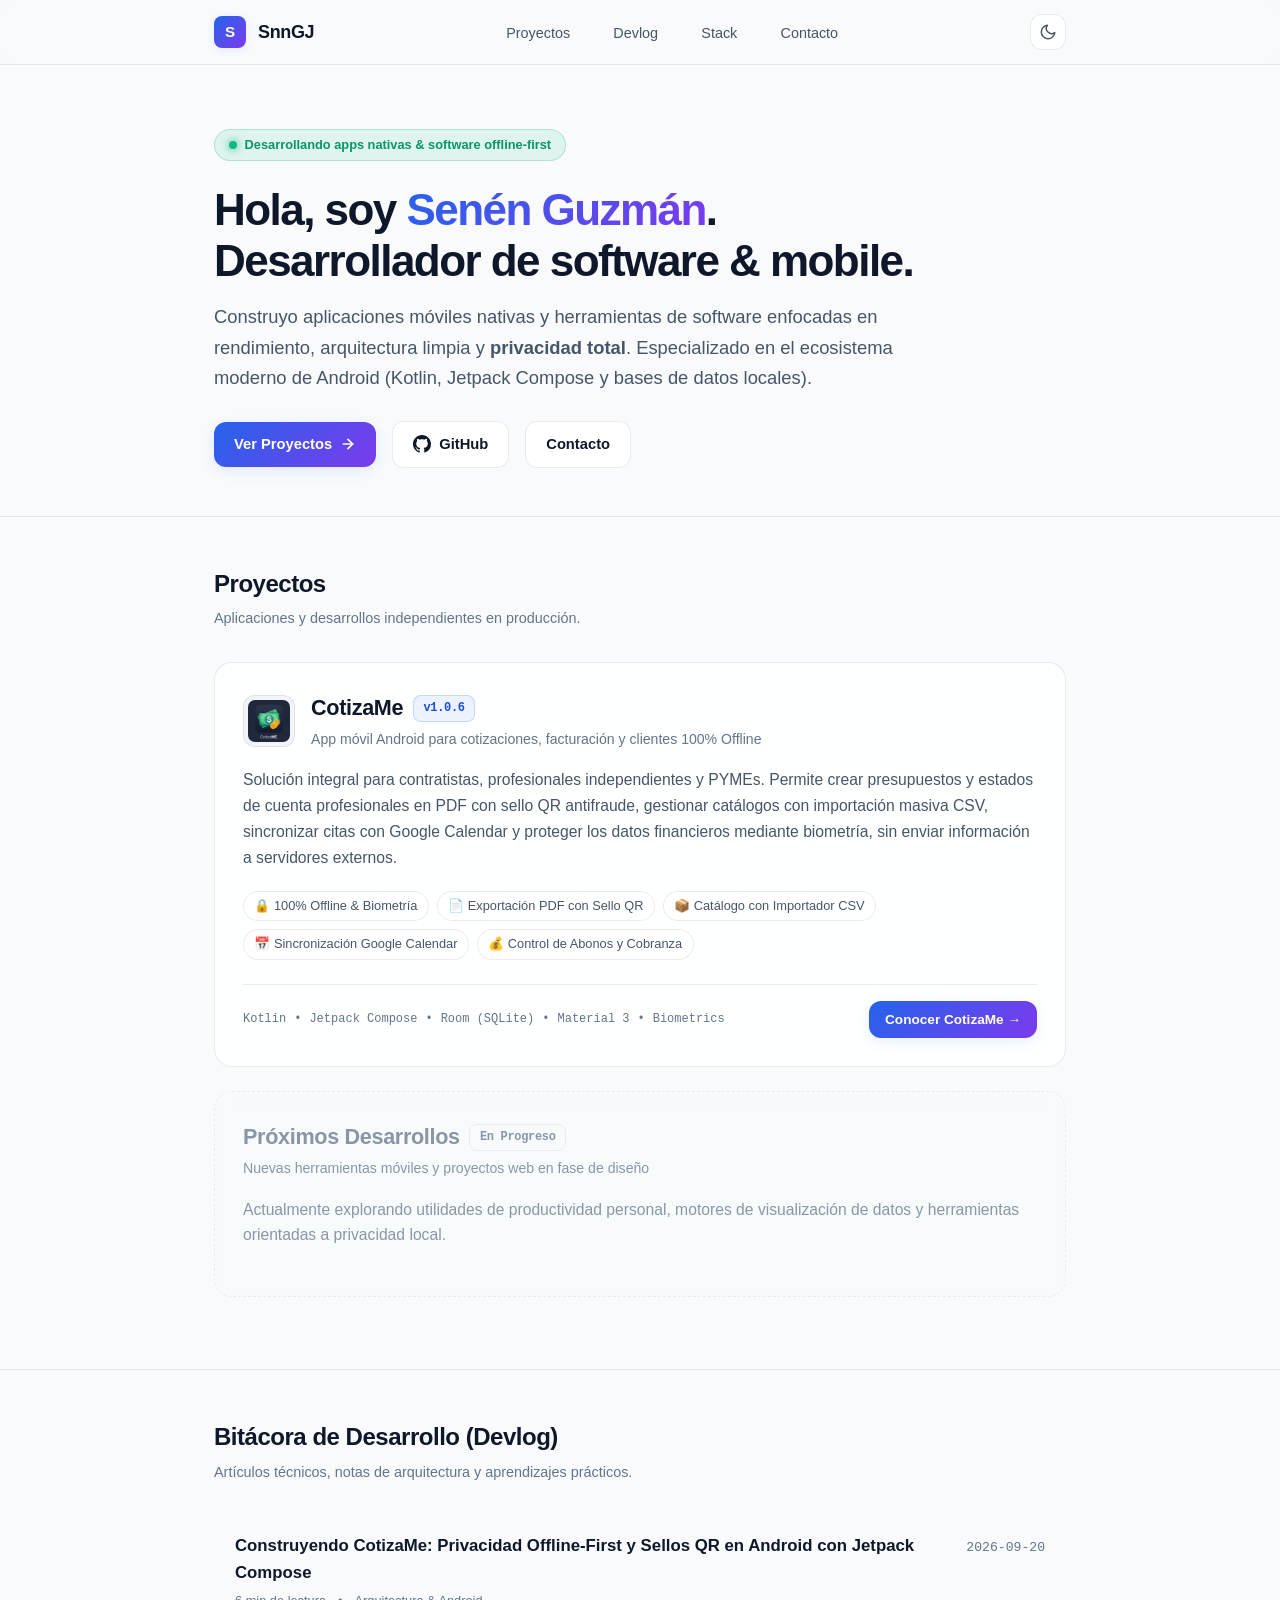
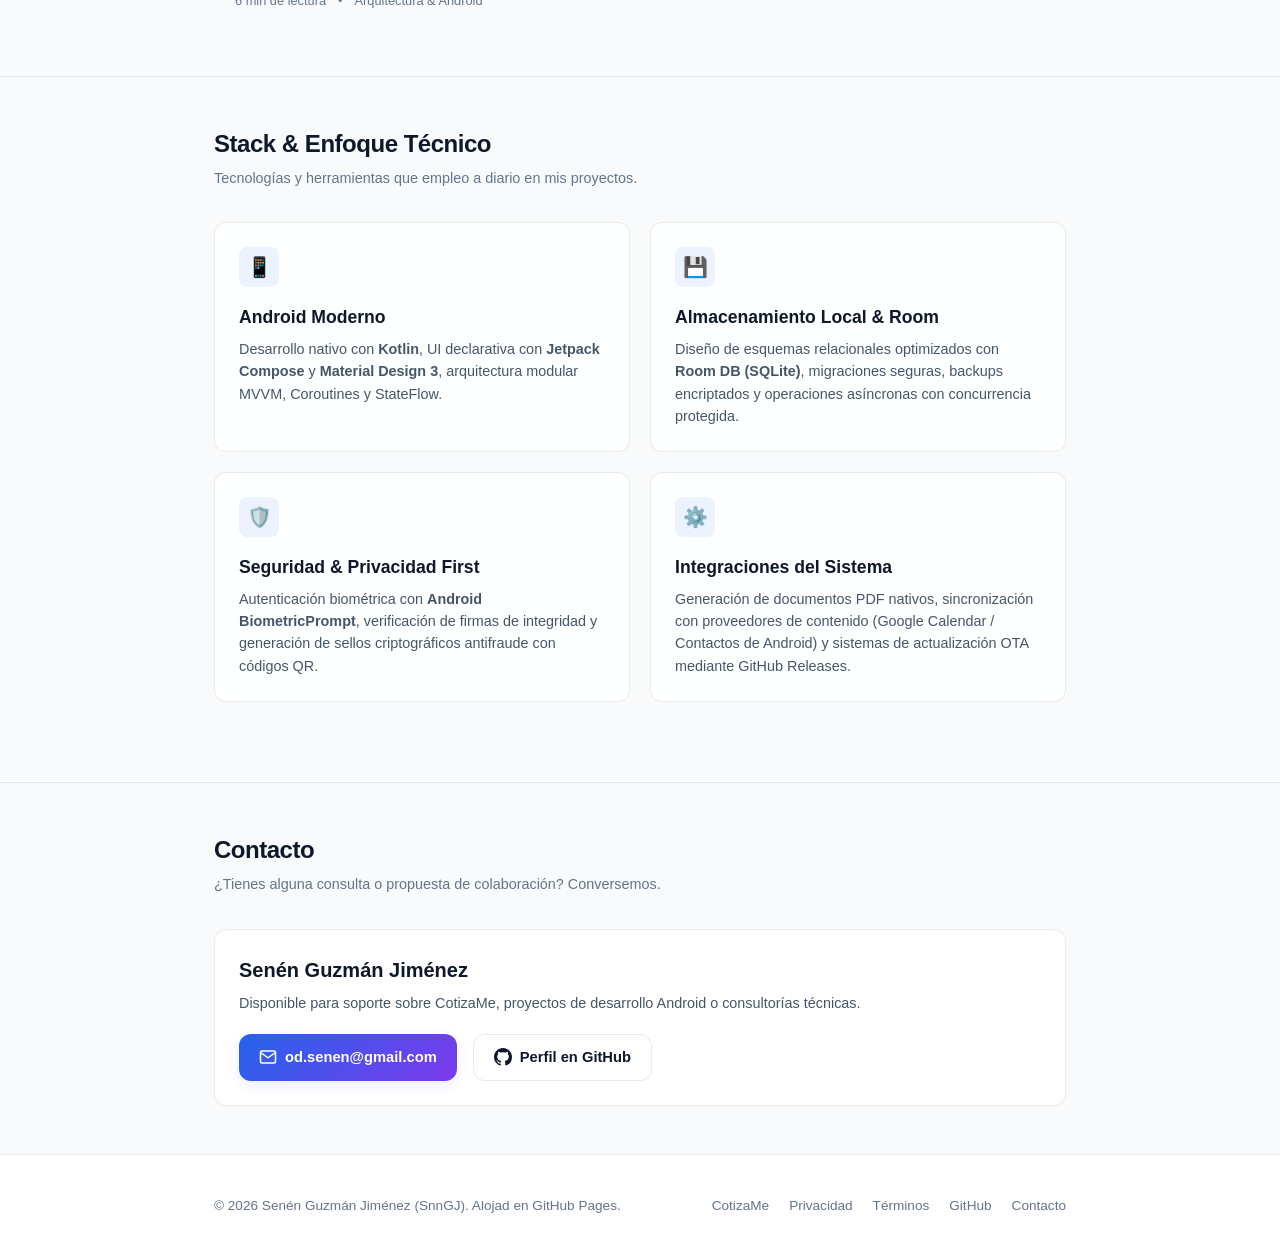
<file: index.html>
<!DOCTYPE html>
<html lang="es" data-theme="dark">
<head>
  <meta charset="UTF-8">
  <meta name="viewport" content="width=device-width, initial-scale=1.0">
  <title>SnnGJ | Senén Guzmán Jiménez · Software & Mobile Developer</title>
  <meta name="description" content="Portfolio y blog minimalista de desarrollo de software por Senén Guzmán Jiménez (SnnGJ). Proyectos Android nativos, arquitectura offline-first y herramientas modernas.">
  <link rel="icon" type="image/svg+xml" href="assets/images/favicon.svg">
  
  <!-- Open Graph -->
  <meta property="og:title" content="SnnGJ | Senén Guzmán Jiménez · Software & Mobile Developer">
  <meta property="og:description" content="Portfolio y bitácora técnica de proyectos. Presentando CotizaMe, la app de cotizaciones y control financiero offline-first.">
  <meta property="og:type" content="website">
  <meta property="og:url" content="https://snngj.github.io">
  <meta property="og:image" content="assets/images/cotizame-logo.png">

  <!-- Styles -->
  <link rel="stylesheet" href="assets/css/style.css">
</head>
<body>

  <!-- Site Header -->
  <header class="site-header">
    <div class="container nav-container">
      <a href="index.html" class="brand-link">
        <div class="brand-avatar">S</div>
        <span>SnnGJ</span>
      </a>

      <ul class="nav-links">
        <li><a href="#proyectos" class="nav-link">Proyectos</a></li>
        <li><a href="#blog" class="nav-link">Devlog</a></li>
        <li><a href="#stack" class="nav-link">Stack</a></li>
        <li><a href="#contacto" class="nav-link">Contacto</a></li>
      </ul>

      <div class="nav-actions">
        <button class="theme-toggle-btn" type="button" aria-label="Cambiar tema">
          <!-- Icon injected by main.js -->
        </button>
        <button class="mobile-menu-btn" type="button" aria-label="Abrir menú" aria-expanded="false">
          <svg width="20" height="20" viewBox="0 0 24 24" fill="none" stroke="currentColor" stroke-width="2" stroke-linecap="round" stroke-linejoin="round">
            <line x1="3" y1="12" x2="21" y2="12"></line>
            <line x1="3" y1="6" x2="21" y2="6"></line>
            <line x1="3" y1="18" x2="21" y2="18"></line>
          </svg>
        </button>
      </div>
    </div>
  </header>

  <main>
    <!-- Hero Section -->
    <section class="hero-section">
      <div class="container">
        <div class="status-badge">
          <span class="status-dot"></span>
          <span>Desarrollando apps nativas & software offline-first</span>
        </div>

        <h1 class="hero-title">
          Hola, soy <span class="gradient-text">Senén Guzmán</span>.<br>
          Desarrollador de software & mobile.
        </h1>

        <p class="hero-description">
          Construyo aplicaciones móviles nativas y herramientas de software enfocadas en rendimiento, 
          arquitectura limpia y <strong>privacidad total</strong>. Especializado en el ecosistema moderno de 
          Android (Kotlin, Jetpack Compose y bases de datos locales).
        </p>

        <div class="hero-actions">
          <a href="#proyectos" class="btn btn-primary">
            Ver Proyectos
            <svg width="16" height="16" viewBox="0 0 24 24" fill="none" stroke="currentColor" stroke-width="2.5" stroke-linecap="round" stroke-linejoin="round">
              <line x1="5" y1="12" x2="19" y2="12"></line>
              <polyline points="12 5 19 12 12 19"></polyline>
            </svg>
          </a>
          <a href="https://github.com/SnnGJ" target="_blank" rel="noopener noreferrer" class="btn btn-secondary">
            <svg width="18" height="18" viewBox="0 0 24 24" fill="currentColor">
              <path d="M12 0C5.37 0 0 5.37 0 12c0 5.31 3.435 9.795 8.205 11.385.6.105.825-.255.825-.57 0-.285-.015-1.23-.015-2.235-3.015.555-3.795-.735-4.035-1.41-.135-.345-.72-1.41-1.23-1.695-.42-.225-1.02-.78-.015-.795.945-.015 1.62.87 1.845 1.23 1.08 1.815 2.805 1.305 3.495.99.105-.78.42-1.305.765-1.605-2.67-.3-5.46-1.335-5.46-5.925 0-1.305.465-2.385 1.23-3.225-.12-.3-.54-1.53.12-3.18 0 0 1.005-.315 3.3 1.23.96-.27 1.98-.405 3-.405s2.04.135 3 .405c2.295-1.56 3.3-1.23 3.3-1.23.66 1.65.24 2.88.12 3.18.765.84 1.23 1.905 1.23 3.225 0 4.605-2.805 5.625-5.475 5.925.435.375.81 1.095.81 2.22 0 1.605-.015 2.895-.015 3.3 0 .315.225.69.825.57A12.02 12.02 0 0024 12c0-6.63-5.37-12-12-12z"/>
            </svg>
            GitHub
          </a>
          <a href="#contacto" class="btn btn-secondary">
            Contacto
          </a>
        </div>
      </div>
    </section>

    <!-- Projects Section -->
    <section id="proyectos" class="section">
      <div class="container">
        <div class="section-header">
          <div>
            <h2 class="section-title">Proyectos</h2>
            <p class="section-subtitle">Aplicaciones y desarrollos independientes en producción.</p>
          </div>
        </div>

        <!-- Featured Project: CotizaMe -->
        <article class="project-card">
          <div class="project-card-header">
            <div class="project-title-group">
              <img src="assets/images/cotizame-icon.webp" alt="Ícono de CotizaMe" class="project-app-icon">
              <div>
                <h3 class="project-title">
                  CotizaMe
                  <span class="badge">v1.0.6</span>
                </h3>
                <span class="project-tagline">App móvil Android para cotizaciones, facturación y clientes 100% Offline</span>
              </div>
            </div>
          </div>

          <p class="project-desc">
            Solución integral para contratistas, profesionales independientes y PYMEs. Permite crear presupuestos y 
            estados de cuenta profesionales en PDF con sello QR antifraude, gestionar catálogos con importación masiva CSV, 
            sincronizar citas con Google Calendar y proteger los datos financieros mediante biometría, sin enviar información a servidores externos.
          </p>

          <div class="feature-pill-list">
            <span class="feature-pill">🔒 100% Offline & Biometría</span>
            <span class="feature-pill">📄 Exportación PDF con Sello QR</span>
            <span class="feature-pill">📦 Catálogo con Importador CSV</span>
            <span class="feature-pill">📅 Sincronización Google Calendar</span>
            <span class="feature-pill">💰 Control de Abonos y Cobranza</span>
          </div>

          <div class="project-card-footer">
            <div class="tech-stack-row">
              <span class="tech-tag">Kotlin</span>
              <span class="tech-tag">•</span>
              <span class="tech-tag">Jetpack Compose</span>
              <span class="tech-tag">•</span>
              <span class="tech-tag">Room (SQLite)</span>
              <span class="tech-tag">•</span>
              <span class="tech-tag">Material 3</span>
              <span class="tech-tag">•</span>
              <span class="tech-tag">Biometrics</span>
            </div>

            <div style="display: flex; gap: 0.75rem; align-items: center;">
              <a href="projects/cotizame/index.html" class="btn btn-primary" style="padding: 0.5rem 1rem; font-size: 0.85rem;">
                Conocer CotizaMe →
              </a>
            </div>
          </div>
        </article>

        <!-- Upcoming Projects Placeholder -->
        <div class="project-card project-card-upcoming">
          <div class="project-card-header">
            <div>
              <h3 class="project-title" style="color: var(--text-muted);">
                Próximos Desarrollos
                <span class="badge badge-outline">En Progreso</span>
              </h3>
              <span class="project-tagline">Nuevas herramientas móviles y proyectos web en fase de diseño</span>
            </div>
          </div>
          <p class="project-desc" style="color: var(--text-muted);">
            Actualmente explorando utilidades de productividad personal, motores de visualización de datos y herramientas orientadas a privacidad local.
          </p>
        </div>
      </div>
    </section>

    <!-- Blog & Devlog Section -->
    <section id="blog" class="section">
      <div class="container">
        <div class="section-header">
          <div>
            <h2 class="section-title">Bitácora de Desarrollo (Devlog)</h2>
            <p class="section-subtitle">Artículos técnicos, notas de arquitectura y aprendizajes prácticos.</p>
          </div>
        </div>

        <div class="blog-list">
          <a href="blog/cotizame-offline-first.html" class="blog-item">
            <div class="blog-item-left">
              <span class="blog-item-title">Construyendo CotizaMe: Privacidad Offline-First y Sellos QR en Android con Jetpack Compose</span>
              <div class="blog-item-meta">
                <span>6 min de lectura</span>
                <span>•</span>
                <span>Arquitectura & Android</span>
              </div>
            </div>
            <span class="blog-item-date">2026-09-20</span>
          </a>
        </div>
      </div>
    </section>

    <!-- Skills & Stack Section -->
    <section id="stack" class="section">
      <div class="container">
        <div class="section-header">
          <div>
            <h2 class="section-title">Stack & Enfoque Técnico</h2>
            <p class="section-subtitle">Tecnologías y herramientas que empleo a diario en mis proyectos.</p>
          </div>
        </div>

        <div class="bento-grid">
          <div class="bento-card">
            <div class="bento-icon">📱</div>
            <h3 class="bento-title">Android Moderno</h3>
            <p class="bento-text">
              Desarrollo nativo con <strong>Kotlin</strong>, UI declarativa con <strong>Jetpack Compose</strong> y <strong>Material Design 3</strong>, arquitectura modular MVVM, Coroutines y StateFlow.
            </p>
          </div>

          <div class="bento-card">
            <div class="bento-icon">💾</div>
            <h3 class="bento-title">Almacenamiento Local & Room</h3>
            <p class="bento-text">
              Diseño de esquemas relacionales optimizados con <strong>Room DB (SQLite)</strong>, migraciones seguras, backups encriptados y operaciones asíncronas con concurrencia protegida.
            </p>
          </div>

          <div class="bento-card">
            <div class="bento-icon">🛡️</div>
            <h3 class="bento-title">Seguridad & Privacidad First</h3>
            <p class="bento-text">
              Autenticación biométrica con <strong>Android BiometricPrompt</strong>, verificación de firmas de integridad y generación de sellos criptográficos antifraude con códigos QR.
            </p>
          </div>

          <div class="bento-card">
            <div class="bento-icon">⚙️</div>
            <h3 class="bento-title">Integraciones del Sistema</h3>
            <p class="bento-text">
              Generación de documentos PDF nativos, sincronización con proveedores de contenido (Google Calendar / Contactos de Android) y sistemas de actualización OTA mediante GitHub Releases.
            </p>
          </div>
        </div>
      </div>
    </section>

    <!-- Contact Section -->
    <section id="contacto" class="section">
      <div class="container">
        <div class="section-header">
          <div>
            <h2 class="section-title">Contacto</h2>
            <p class="section-subtitle">¿Tienes alguna consulta o propuesta de colaboración? Conversemos.</p>
          </div>
        </div>

        <div class="bento-card col-span-2" style="background: var(--bg-secondary);">
          <h3 class="bento-title" style="font-size: 1.25rem;">Senén Guzmán Jiménez</h3>
          <p class="bento-text" style="margin-bottom: 1.25rem;">
            Disponible para soporte sobre CotizaMe, proyectos de desarrollo Android o consultorías técnicas.
          </p>

          <div style="display: flex; gap: 1rem; flex-wrap: wrap;">
            <a href="mailto:od.senen@gmail.com" class="btn btn-primary">
              <svg width="18" height="18" viewBox="0 0 24 24" fill="none" stroke="currentColor" stroke-width="2" stroke-linecap="round" stroke-linejoin="round">
                <path d="M4 4h16c1.1 0 2 .9 2 2v12c0 1.1-.9 2-2 2H4c-1.1 0-2-.9-2-2V6c0-1.1.9-2 2-2z"></path>
                <polyline points="22,6 12,13 2,6"></polyline>
              </svg>
              od.senen@gmail.com
            </a>
            <a href="https://github.com/SnnGJ" target="_blank" rel="noopener noreferrer" class="btn btn-secondary">
              <svg width="18" height="18" viewBox="0 0 24 24" fill="currentColor">
                <path d="M12 0C5.37 0 0 5.37 0 12c0 5.31 3.435 9.795 8.205 11.385.6.105.825-.255.825-.57 0-.285-.015-1.23-.015-2.235-3.015.555-3.795-.735-4.035-1.41-.135-.345-.72-1.41-1.23-1.695-.42-.225-1.02-.78-.015-.795.945-.015 1.62.87 1.845 1.23 1.08 1.815 2.805 1.305 3.495.99.105-.78.42-1.305.765-1.605-2.67-.3-5.46-1.335-5.46-5.925 0-1.305.465-2.385 1.23-3.225-.12-.3-.54-1.53.12-3.18 0 0 1.005-.315 3.3 1.23.96-.27 1.98-.405 3-.405s2.04.135 3 .405c2.295-1.56 3.3-1.23 3.3-1.23.66 1.65.24 2.88.12 3.18.765.84 1.23 1.905 1.23 3.225 0 4.605-2.805 5.625-5.475 5.925.435.375.81 1.095.81 2.22 0 1.605-.015 2.895-.015 3.3 0 .315.225.69.825.57A12.02 12.02 0 0024 12c0-6.63-5.37-12-12-12z"/>
              </svg>
              Perfil en GitHub
            </a>
          </div>
        </div>
      </div>
    </section>
  </main>

  <!-- Site Footer -->
  <footer class="site-footer">
    <div class="container footer-inner">
      <div class="footer-copy">
        © 2026 Senén Guzmán Jiménez (SnnGJ). Alojad en GitHub Pages.
      </div>
      <ul class="footer-links">
        <li><a href="projects/cotizame/index.html" class="footer-link">CotizaMe</a></li>
        <li><a href="projects/cotizame/privacy.html" class="footer-link">Privacidad</a></li>
        <li><a href="projects/cotizame/terms.html" class="footer-link">Términos</a></li>
        <li><a href="https://github.com/SnnGJ" target="_blank" rel="noopener noreferrer" class="footer-link">GitHub</a></li>
        <li><a href="mailto:od.senen@gmail.com" class="footer-link">Contacto</a></li>
      </ul>
    </div>
  </footer>

  <!-- Scripts -->
  <script src="assets/js/main.js"></script>
</body>
</html>
</file>
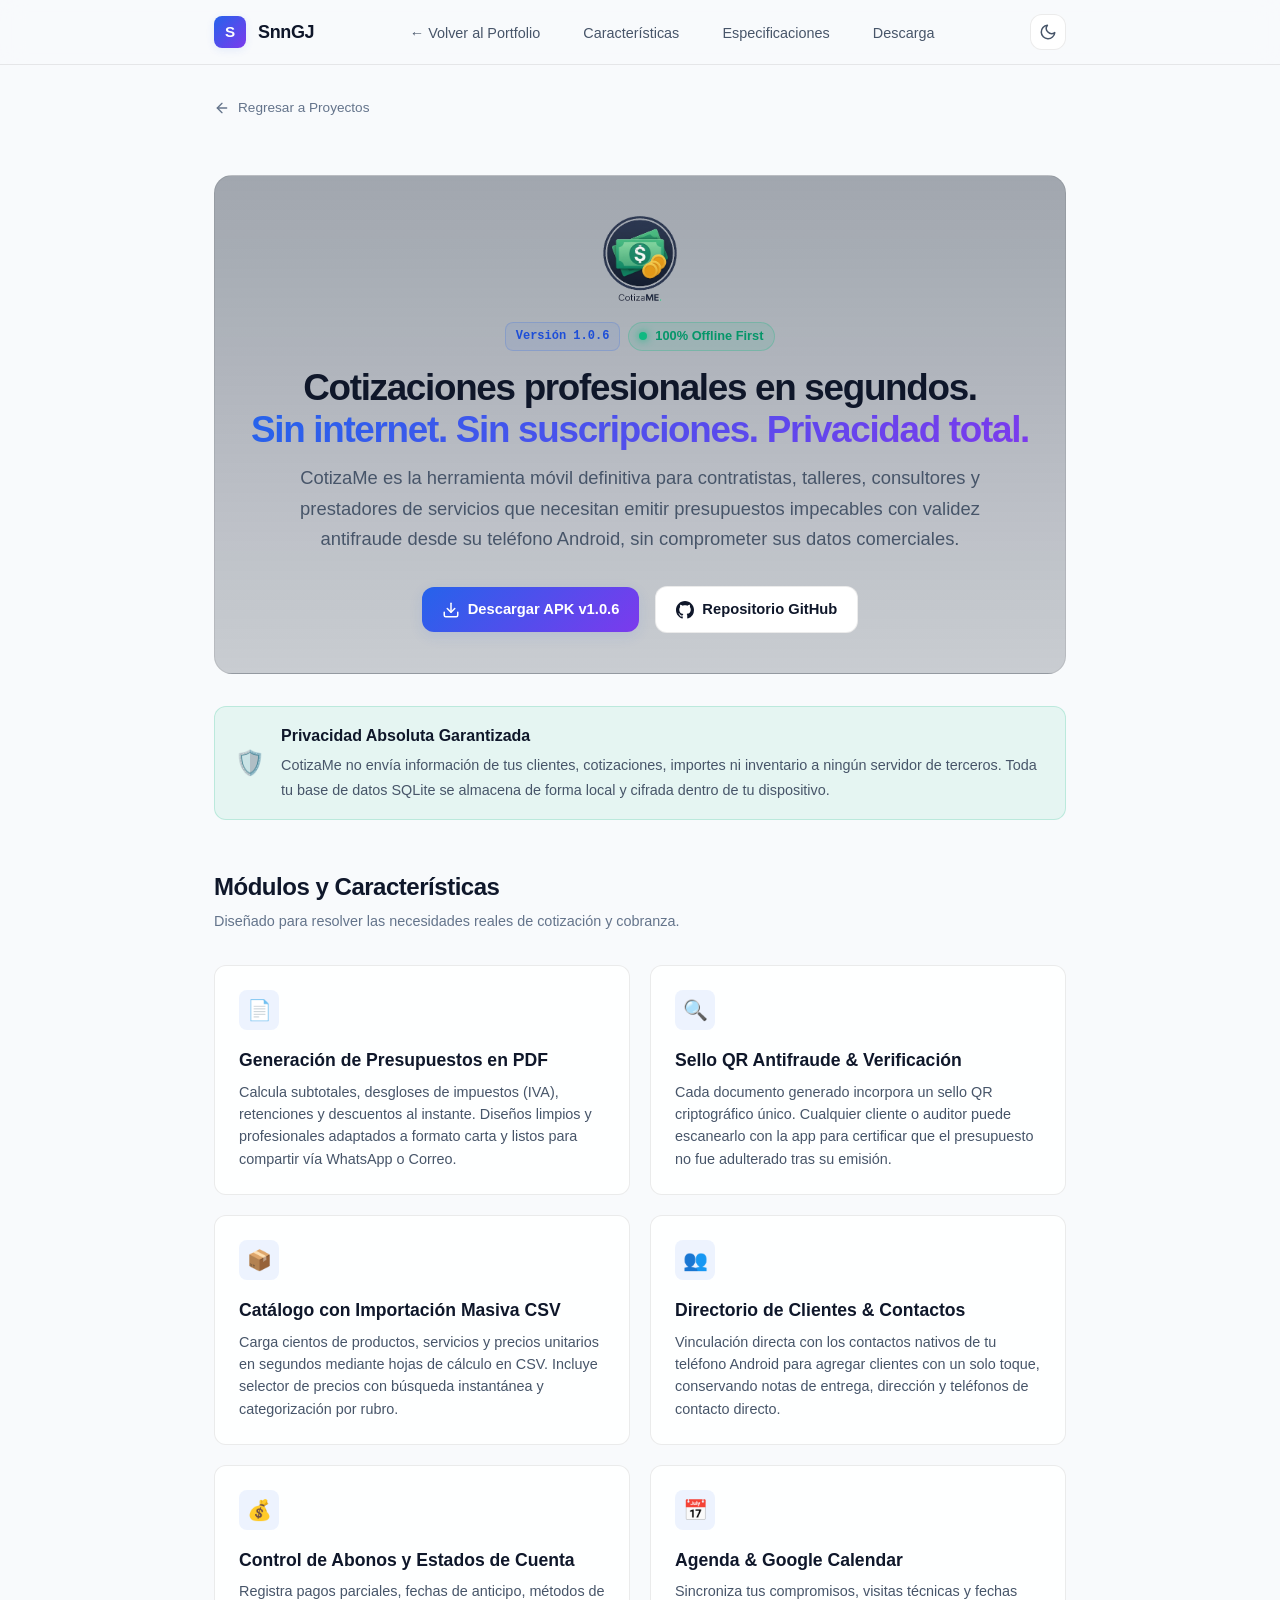
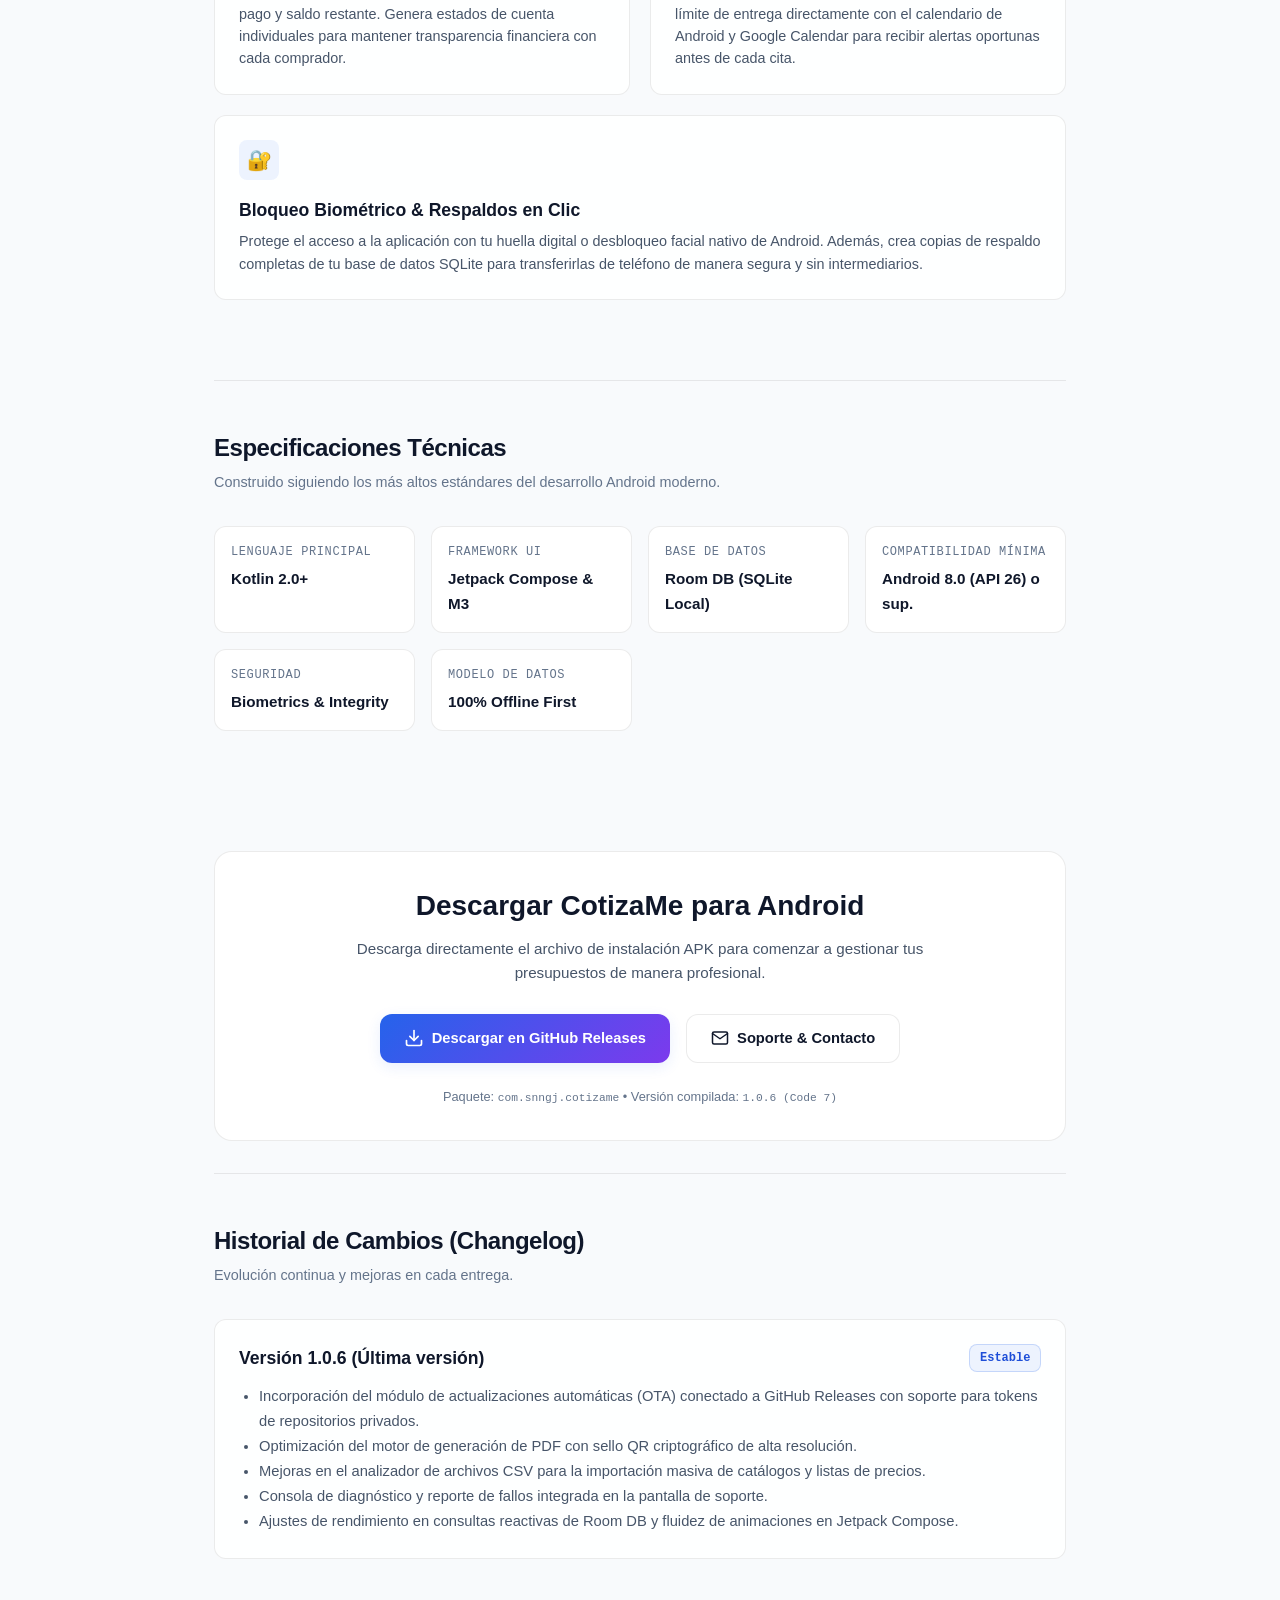
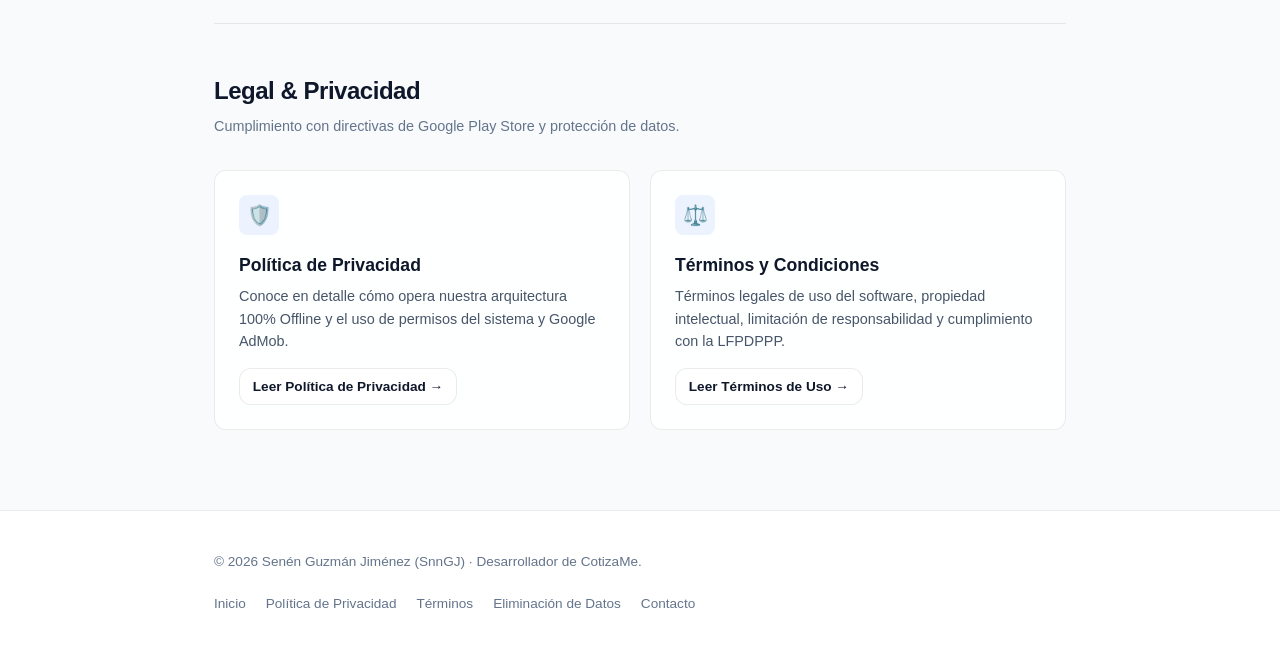
<file: projects/cotizame/index.html>
<!DOCTYPE html>
<html lang="es" data-theme="dark">
<head>
  <meta charset="UTF-8">
  <meta name="viewport" content="width=device-width, initial-scale=1.0">
  <title>CotizaMe | App Móvil de Cotizaciones y Facturación 100% Offline para Android</title>
  <meta name="description" content="CotizaMe es una app para Android que permite generar cotizaciones profesionales en PDF con sello QR antifraude, catálogo CSV, agenda y control de abonos sin depender de internet.">
  <link rel="icon" type="image/svg+xml" href="../../assets/images/favicon.svg">

  <!-- Open Graph -->
  <meta property="og:title" content="CotizaMe | Cotizaciones Profesionales 100% Offline">
  <meta property="og:description" content="Genera presupuestos en PDF con sello QR antifraude, administra tu catálogo, clientes y abonos directamente en tu teléfono Android.">
  <meta property="og:type" content="article">
  <meta property="og:url" content="https://snngj.github.io/projects/cotizame/">
  <meta property="og:image" content="../../assets/images/cotizame-logo.png">

  <!-- Styles -->
  <link rel="stylesheet" href="../../assets/css/style.css">
  <style>
    .cotizame-hero-card {
      background: linear-gradient(180deg, rgba(30, 41, 59, 0.4) 0%, rgba(15, 23, 42, 0.2) 100%);
      border: 1px solid var(--border-color);
      border-radius: var(--radius-lg);
      padding: 2.5rem 2rem;
      text-align: center;
      margin: 2rem 0;
      position: relative;
      overflow: hidden;
    }
    .cotizame-logo-img {
      max-height: 85px;
      margin: 0 auto 1.25rem;
      object-fit: contain;
    }
    .privacy-callout {
      display: flex;
      align-items: center;
      gap: 1rem;
      padding: 1rem 1.25rem;
      border-radius: var(--radius-md);
      background: rgba(16, 185, 129, 0.08);
      border: 1px solid rgba(16, 185, 129, 0.2);
      color: var(--text-primary);
      margin: 2rem 0;
    }
    .privacy-icon {
      font-size: 1.5rem;
      flex-shrink: 0;
    }
    .download-card {
      background: var(--bg-secondary);
      border: 1px solid var(--border-color);
      border-radius: var(--radius-lg);
      padding: 2rem;
      text-align: center;
      margin: 3rem 0 2rem;
    }
  </style>
</head>
<body>

  <!-- Site Header -->
  <header class="site-header">
    <div class="container nav-container">
      <a href="../../index.html" class="brand-link">
        <div class="brand-avatar">S</div>
        <span>SnnGJ</span>
      </a>

      <ul class="nav-links">
        <li><a href="../../index.html#proyectos" class="nav-link">← Volver al Portfolio</a></li>
        <li><a href="#caracteristicas" class="nav-link">Características</a></li>
        <li><a href="#especificaciones" class="nav-link">Especificaciones</a></li>
        <li><a href="#descarga" class="nav-link">Descarga</a></li>
      </ul>

      <div class="nav-actions">
        <button class="theme-toggle-btn" type="button" aria-label="Cambiar tema"></button>
        <button class="mobile-menu-btn" type="button" aria-label="Abrir menú" aria-expanded="false">
          <svg width="20" height="20" viewBox="0 0 24 24" fill="none" stroke="currentColor" stroke-width="2" stroke-linecap="round" stroke-linejoin="round">
            <line x1="3" y1="12" x2="21" y2="12"></line>
            <line x1="3" y1="6" x2="21" y2="6"></line>
            <line x1="3" y1="18" x2="21" y2="18"></line>
          </svg>
        </button>
      </div>
    </div>
  </header>

  <main>
    <div class="container">
      <!-- Breadcrumb & Back -->
      <div style="padding-top: 2rem;">
        <a href="../../index.html" class="back-link">
          <svg width="16" height="16" viewBox="0 0 24 24" fill="none" stroke="currentColor" stroke-width="2" stroke-linecap="round" stroke-linejoin="round">
            <line x1="19" y1="12" x2="5" y2="12"></line>
            <polyline points="12 19 5 12 12 5"></polyline>
          </svg>
          Regresar a Proyectos
        </a>
      </div>

      <!-- CotizaMe Product Hero -->
      <div class="cotizame-hero-card">
        <img src="../../assets/images/cotizame-logo.png" alt="Logotipo Oficial CotizaMe" class="cotizame-logo-img">
        
        <div style="display: inline-flex; gap: 0.5rem; margin-bottom: 1rem;">
          <span class="badge">Versión 1.0.6</span>
          <span class="status-badge" style="margin-bottom: 0; padding: 0.2rem 0.65rem;">
            <span class="status-dot"></span>
            100% Offline First
          </span>
        </div>

        <h1 class="hero-title" style="font-size: 2.3rem; margin-bottom: 0.75rem;">
          Cotizaciones profesionales en segundos.<br>
          <span class="gradient-text">Sin internet. Sin suscripciones. Privacidad total.</span>
        </h1>

        <p class="hero-description" style="margin: 0 auto 2rem; max-width: 720px;">
          CotizaMe es la herramienta móvil definitiva para contratistas, talleres, consultores y prestadores de servicios que necesitan emitir presupuestos impecables con validez antifraude desde su teléfono Android, sin comprometer sus datos comerciales.
        </p>

        <div class="hero-actions" style="justify-content: center;">
          <a href="#descarga" class="btn btn-primary">
            <svg width="18" height="18" viewBox="0 0 24 24" fill="none" stroke="currentColor" stroke-width="2" stroke-linecap="round" stroke-linejoin="round">
              <path d="M21 15v4a2 2 0 0 1-2 2H5a2 2 0 0 1-2-2v-4"></path>
              <polyline points="7 10 12 15 17 10"></polyline>
              <line x1="12" y1="15" x2="12" y2="3"></line>
            </svg>
            Descargar APK v1.0.6
          </a>
          <a href="https://github.com/SnnGJ" target="_blank" rel="noopener noreferrer" class="btn btn-secondary">
            <svg width="18" height="18" viewBox="0 0 24 24" fill="currentColor">
              <path d="M12 0C5.37 0 0 5.37 0 12c0 5.31 3.435 9.795 8.205 11.385.6.105.825-.255.825-.57 0-.285-.015-1.23-.015-2.235-3.015.555-3.795-.735-4.035-1.41-.135-.345-.72-1.41-1.23-1.695-.42-.225-1.02-.78-.015-.795.945-.015 1.62.87 1.845 1.23 1.08 1.815 2.805 1.305 3.495.99.105-.78.42-1.305.765-1.605-2.67-.3-5.46-1.335-5.46-5.925 0-1.305.465-2.385 1.23-3.225-.12-.3-.54-1.53.12-3.18 0 0 1.005-.315 3.3 1.23.96-.27 1.98-.405 3-.405s2.04.135 3 .405c2.295-1.56 3.3-1.23 3.3-1.23.66 1.65.24 2.88.12 3.18.765.84 1.23 1.905 1.23 3.225 0 4.605-2.805 5.625-5.475 5.925.435.375.81 1.095.81 2.22 0 1.605-.015 2.895-.015 3.3 0 .315.225.69.825.57A12.02 12.02 0 0024 12c0-6.63-5.37-12-12-12z"/>
            </svg>
            Repositorio GitHub
          </a>
        </div>
      </div>

      <!-- Privacy Guarantee Callout -->
      <div class="privacy-callout">
        <span class="privacy-icon">🛡️</span>
        <div>
          <strong style="display:block; margin-bottom: 0.2rem;">Privacidad Absoluta Garantizada</strong>
          <span style="font-size: 0.9rem; color: var(--text-secondary);">
            CotizaMe no envía información de tus clientes, cotizaciones, importes ni inventario a ningún servidor de terceros. Toda tu base de datos SQLite se almacena de forma local y cifrada dentro de tu dispositivo.
          </span>
        </div>
      </div>

      <!-- Features Bento Grid -->
      <section id="caracteristicas" class="section" style="border-top: none; padding-top: 1rem;">
        <div class="section-header">
          <div>
            <h2 class="section-title">Módulos y Características</h2>
            <p class="section-subtitle">Diseñado para resolver las necesidades reales de cotización y cobranza.</p>
          </div>
        </div>

        <div class="bento-grid">
          <div class="bento-card">
            <div class="bento-icon">📄</div>
            <h3 class="bento-title">Generación de Presupuestos en PDF</h3>
            <p class="bento-text">
              Calcula subtotales, desgloses de impuestos (IVA), retenciones y descuentos al instante. Diseños limpios y profesionales adaptados a formato carta y listos para compartir vía WhatsApp o Correo.
            </p>
          </div>

          <div class="bento-card">
            <div class="bento-icon">🔍</div>
            <h3 class="bento-title">Sello QR Antifraude & Verificación</h3>
            <p class="bento-text">
              Cada documento generado incorpora un sello QR criptográfico único. Cualquier cliente o auditor puede escanearlo con la app para certificar que el presupuesto no fue adulterado tras su emisión.
            </p>
          </div>

          <div class="bento-card">
            <div class="bento-icon">📦</div>
            <h3 class="bento-title">Catálogo con Importación Masiva CSV</h3>
            <p class="bento-text">
              Carga cientos de productos, servicios y precios unitarios en segundos mediante hojas de cálculo en CSV. Incluye selector de precios con búsqueda instantánea y categorización por rubro.
            </p>
          </div>

          <div class="bento-card">
            <div class="bento-icon">👥</div>
            <h3 class="bento-title">Directorio de Clientes & Contactos</h3>
            <p class="bento-text">
              Vinculación directa con los contactos nativos de tu teléfono Android para agregar clientes con un solo toque, conservando notas de entrega, dirección y teléfonos de contacto directo.
            </p>
          </div>

          <div class="bento-card">
            <div class="bento-icon">💰</div>
            <h3 class="bento-title">Control de Abonos y Estados de Cuenta</h3>
            <p class="bento-text">
              Registra pagos parciales, fechas de anticipo, métodos de pago y saldo restante. Genera estados de cuenta individuales para mantener transparencia financiera con cada comprador.
            </p>
          </div>

          <div class="bento-card">
            <div class="bento-icon">📅</div>
            <h3 class="bento-title">Agenda & Google Calendar</h3>
            <p class="bento-text">
              Sincroniza tus compromisos, visitas técnicas y fechas límite de entrega directamente con el calendario de Android y Google Calendar para recibir alertas oportunas antes de cada cita.
            </p>
          </div>

          <div class="bento-card col-span-2">
            <div class="bento-icon">🔐</div>
            <h3 class="bento-title">Bloqueo Biométrico & Respaldos en Clic</h3>
            <p class="bento-text">
              Protege el acceso a la aplicación con tu huella digital o desbloqueo facial nativo de Android. Además, crea copias de respaldo completas de tu base de datos SQLite para transferirlas de teléfono de manera segura y sin intermediarios.
            </p>
          </div>
        </div>
      </section>

      <!-- Technical Specs -->
      <section id="especificaciones" class="section">
        <div class="section-header">
          <div>
            <h2 class="section-title">Especificaciones Técnicas</h2>
            <p class="section-subtitle">Construido siguiendo los más altos estándares del desarrollo Android moderno.</p>
          </div>
        </div>

        <div class="specs-grid">
          <div class="spec-box">
            <div class="spec-label">Lenguaje Principal</div>
            <div class="spec-val">Kotlin 2.0+</div>
          </div>
          <div class="spec-box">
            <div class="spec-label">Framework UI</div>
            <div class="spec-val">Jetpack Compose & M3</div>
          </div>
          <div class="spec-box">
            <div class="spec-label">Base de Datos</div>
            <div class="spec-val">Room DB (SQLite Local)</div>
          </div>
          <div class="spec-box">
            <div class="spec-label">Compatibilidad Mínima</div>
            <div class="spec-val">Android 8.0 (API 26) o sup.</div>
          </div>
          <div class="spec-box">
            <div class="spec-label">Seguridad</div>
            <div class="spec-val">Biometrics & Integrity</div>
          </div>
          <div class="spec-box">
            <div class="spec-label">Modelo de Datos</div>
            <div class="spec-val">100% Offline First</div>
          </div>
        </div>
      </section>

      <!-- Download & Installation Section -->
      <section id="descarga" class="download-card">
        <h2 style="font-size: 1.75rem; font-weight: 800; margin-bottom: 0.5rem;">Descargar CotizaMe para Android</h2>
        <p style="color: var(--text-secondary); max-width: 600px; margin: 0 auto 1.75rem; font-size: 0.95rem;">
          Descarga directamente el archivo de instalación APK para comenzar a gestionar tus presupuestos de manera profesional.
        </p>

        <div style="display: flex; gap: 1rem; justify-content: center; flex-wrap: wrap;">
          <a href="https://github.com/SnnGJ/CotizaMe/releases/latest" target="_blank" rel="noopener noreferrer" class="btn btn-primary" style="padding: 0.75rem 1.5rem;">
            <svg width="20" height="20" viewBox="0 0 24 24" fill="none" stroke="currentColor" stroke-width="2" stroke-linecap="round" stroke-linejoin="round">
              <path d="M21 15v4a2 2 0 0 1-2 2H5a2 2 0 0 1-2-2v-4"></path>
              <polyline points="7 10 12 15 17 10"></polyline>
              <line x1="12" y1="15" x2="12" y2="3"></line>
            </svg>
            Descargar en GitHub Releases
          </a>
          <a href="mailto:od.senen@gmail.com?subject=Consulta%20sobre%20CotizaMe" class="btn btn-secondary" style="padding: 0.75rem 1.5rem;">
            <svg width="18" height="18" viewBox="0 0 24 24" fill="none" stroke="currentColor" stroke-width="2" stroke-linecap="round" stroke-linejoin="round">
              <path d="M4 4h16c1.1 0 2 .9 2 2v12c0 1.1-.9 2-2 2H4c-1.1 0-2-.9-2-2V6c0-1.1.9-2 2-2z"></path>
              <polyline points="22,6 12,13 2,6"></polyline>
            </svg>
            Soporte & Contacto
          </a>
        </div>

        <div style="margin-top: 1.5rem; font-size: 0.8rem; color: var(--text-muted);">
          <span>Paquete: <code>com.snngj.cotizame</code></span> • <span>Versión compilada: <code>1.0.6 (Code 7)</code></span>
        </div>
      </section>

      <!-- Changelog Section -->
      <section class="section" style="padding-bottom: 4rem;">
        <div class="section-header">
          <div>
            <h2 class="section-title">Historial de Cambios (Changelog)</h2>
            <p class="section-subtitle">Evolución continua y mejoras en cada entrega.</p>
          </div>
        </div>

        <div style="background: var(--bg-card); border: 1px solid var(--border-color); border-radius: var(--radius-md); padding: 1.5rem;">
          <div style="display: flex; align-items: center; justify-content: space-between; margin-bottom: 0.75rem;">
            <strong style="font-size: 1.1rem; color: var(--text-primary);">Versión 1.0.6 (Última versión)</strong>
            <span class="badge">Estable</span>
          </div>
          <ul style="margin-left: 1.25rem; color: var(--text-secondary); font-size: 0.92rem; line-height: 1.7;">
            <li>Incorporación del módulo de actualizaciones automáticas (OTA) conectado a GitHub Releases con soporte para tokens de repositorios privados.</li>
            <li>Optimización del motor de generación de PDF con sello QR criptográfico de alta resolución.</li>
            <li>Mejoras en el analizador de archivos CSV para la importación masiva de catálogos y listas de precios.</li>
            <li>Consola de diagnóstico y reporte de fallos integrada en la pantalla de soporte.</li>
            <li>Ajustes de rendimiento en consultas reactivas de Room DB y fluidez de animaciones en Jetpack Compose.</li>
          </ul>
        </div>
      </section>

      <!-- Legal & Privacy Section -->
      <section class="section" style="padding-bottom: 3rem;">
        <div class="section-header">
          <div>
            <h2 class="section-title">Legal & Privacidad</h2>
            <p class="section-subtitle">Cumplimiento con directivas de Google Play Store y protección de datos.</p>
          </div>
        </div>

        <div class="bento-grid" style="margin-top: 0;">
          <div class="bento-card">
            <div class="bento-icon">🛡️</div>
            <h3 class="bento-title">Política de Privacidad</h3>
            <p class="bento-text" style="margin-bottom: 1rem;">
              Conoce en detalle cómo opera nuestra arquitectura 100% Offline y el uso de permisos del sistema y Google AdMob.
            </p>
            <a href="privacy.html" class="btn btn-secondary" style="margin-top: auto; align-self: flex-start; font-size: 0.85rem; padding: 0.4rem 0.8rem;">
              Leer Política de Privacidad →
            </a>
          </div>

          <div class="bento-card">
            <div class="bento-icon">⚖️</div>
            <h3 class="bento-title">Términos y Condiciones</h3>
            <p class="bento-text" style="margin-bottom: 1rem;">
              Términos legales de uso del software, propiedad intelectual, limitación de responsabilidad y cumplimiento con la LFPDPPP.
            </p>
            <a href="terms.html" class="btn btn-secondary" style="margin-top: auto; align-self: flex-start; font-size: 0.85rem; padding: 0.4rem 0.8rem;">
              Leer Términos de Uso →
            </a>
          </div>
        </div>
      </section>
    </div>
  </main>

  <!-- Site Footer -->
  <footer class="site-footer">
    <div class="container footer-inner">
      <div class="footer-copy">
        © 2026 Senén Guzmán Jiménez (SnnGJ) · Desarrollador de CotizaMe.
      </div>
      <ul class="footer-links">
        <li><a href="../../index.html" class="footer-link">Inicio</a></li>
        <li><a href="privacy.html" class="footer-link">Política de Privacidad</a></li>
        <li><a href="terms.html" class="footer-link">Términos</a></li>
        <li><a href="privacy.html#eliminacion-datos" class="footer-link">Eliminación de Datos</a></li>
        <li><a href="mailto:od.senen@gmail.com" class="footer-link">Contacto</a></li>
      </ul>
    </div>
  </footer>

  <script src="../../assets/js/main.js"></script>
</body>
</html>
</file>
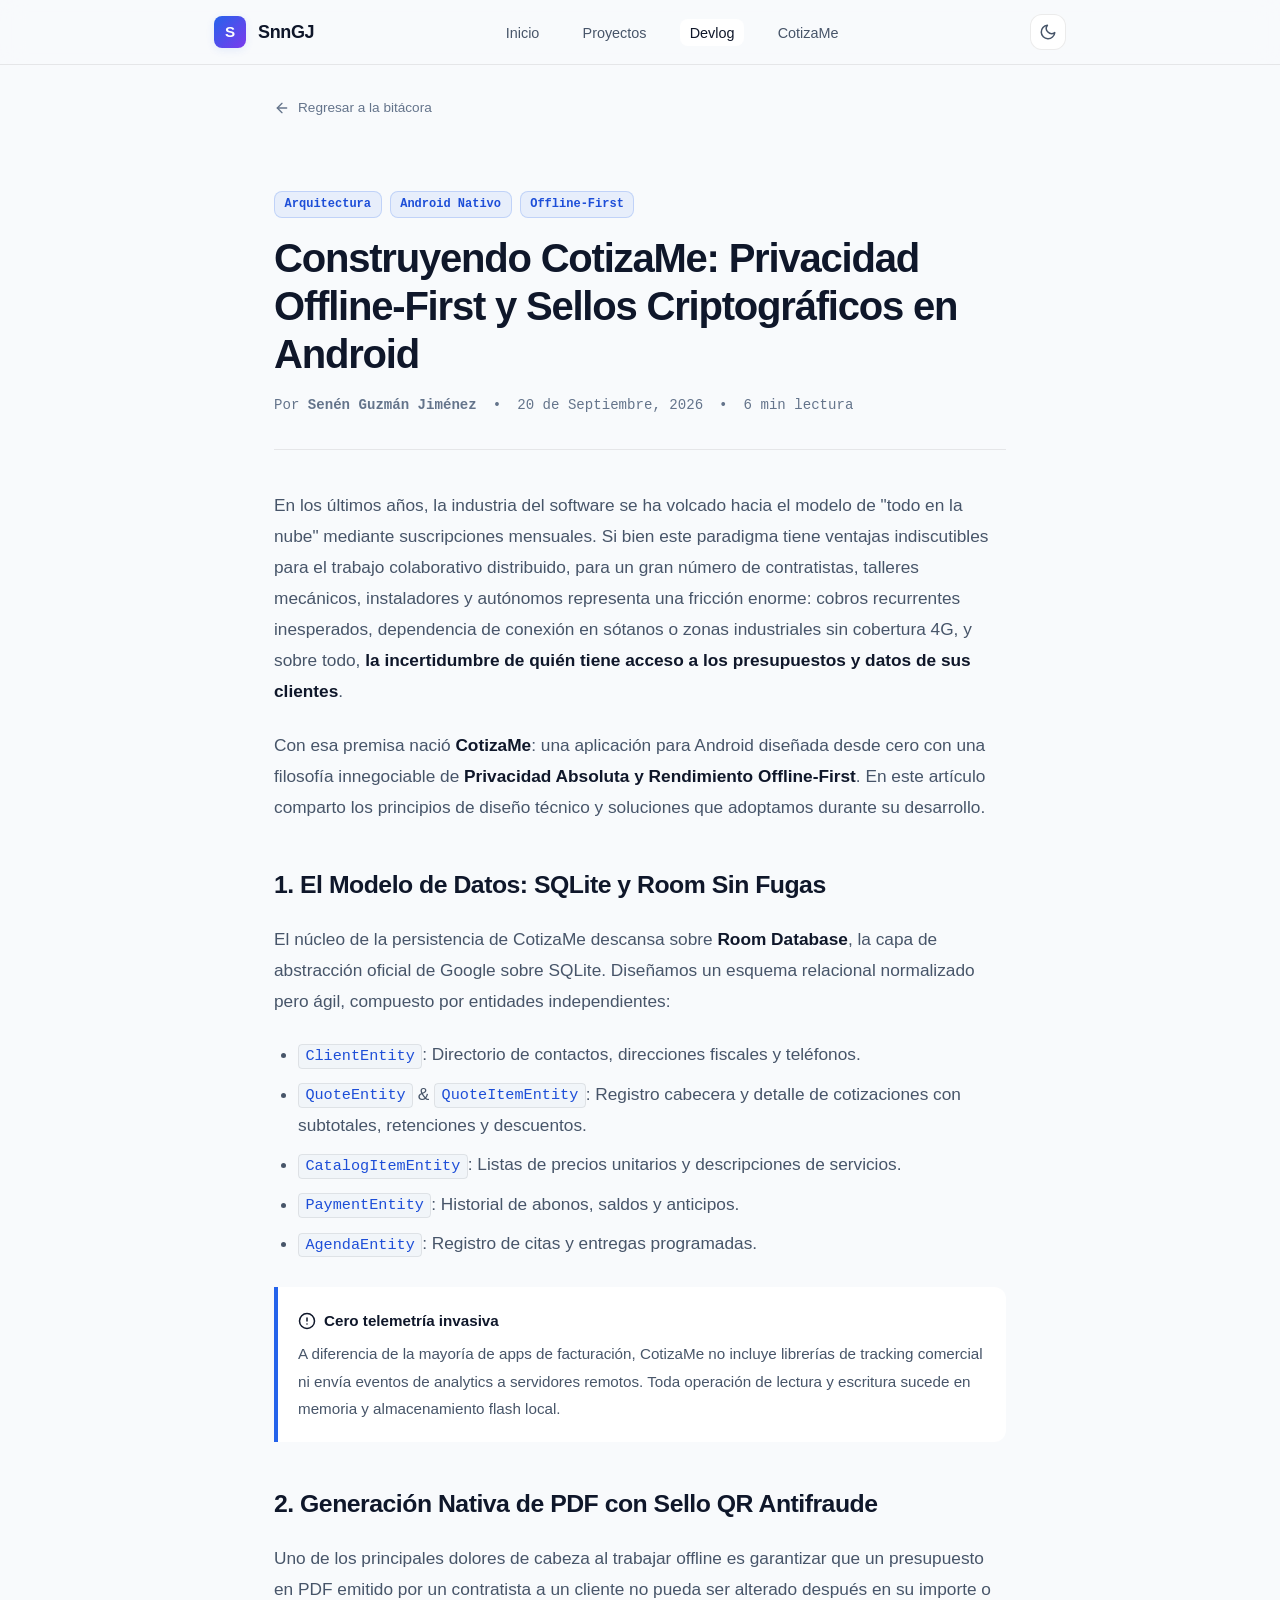
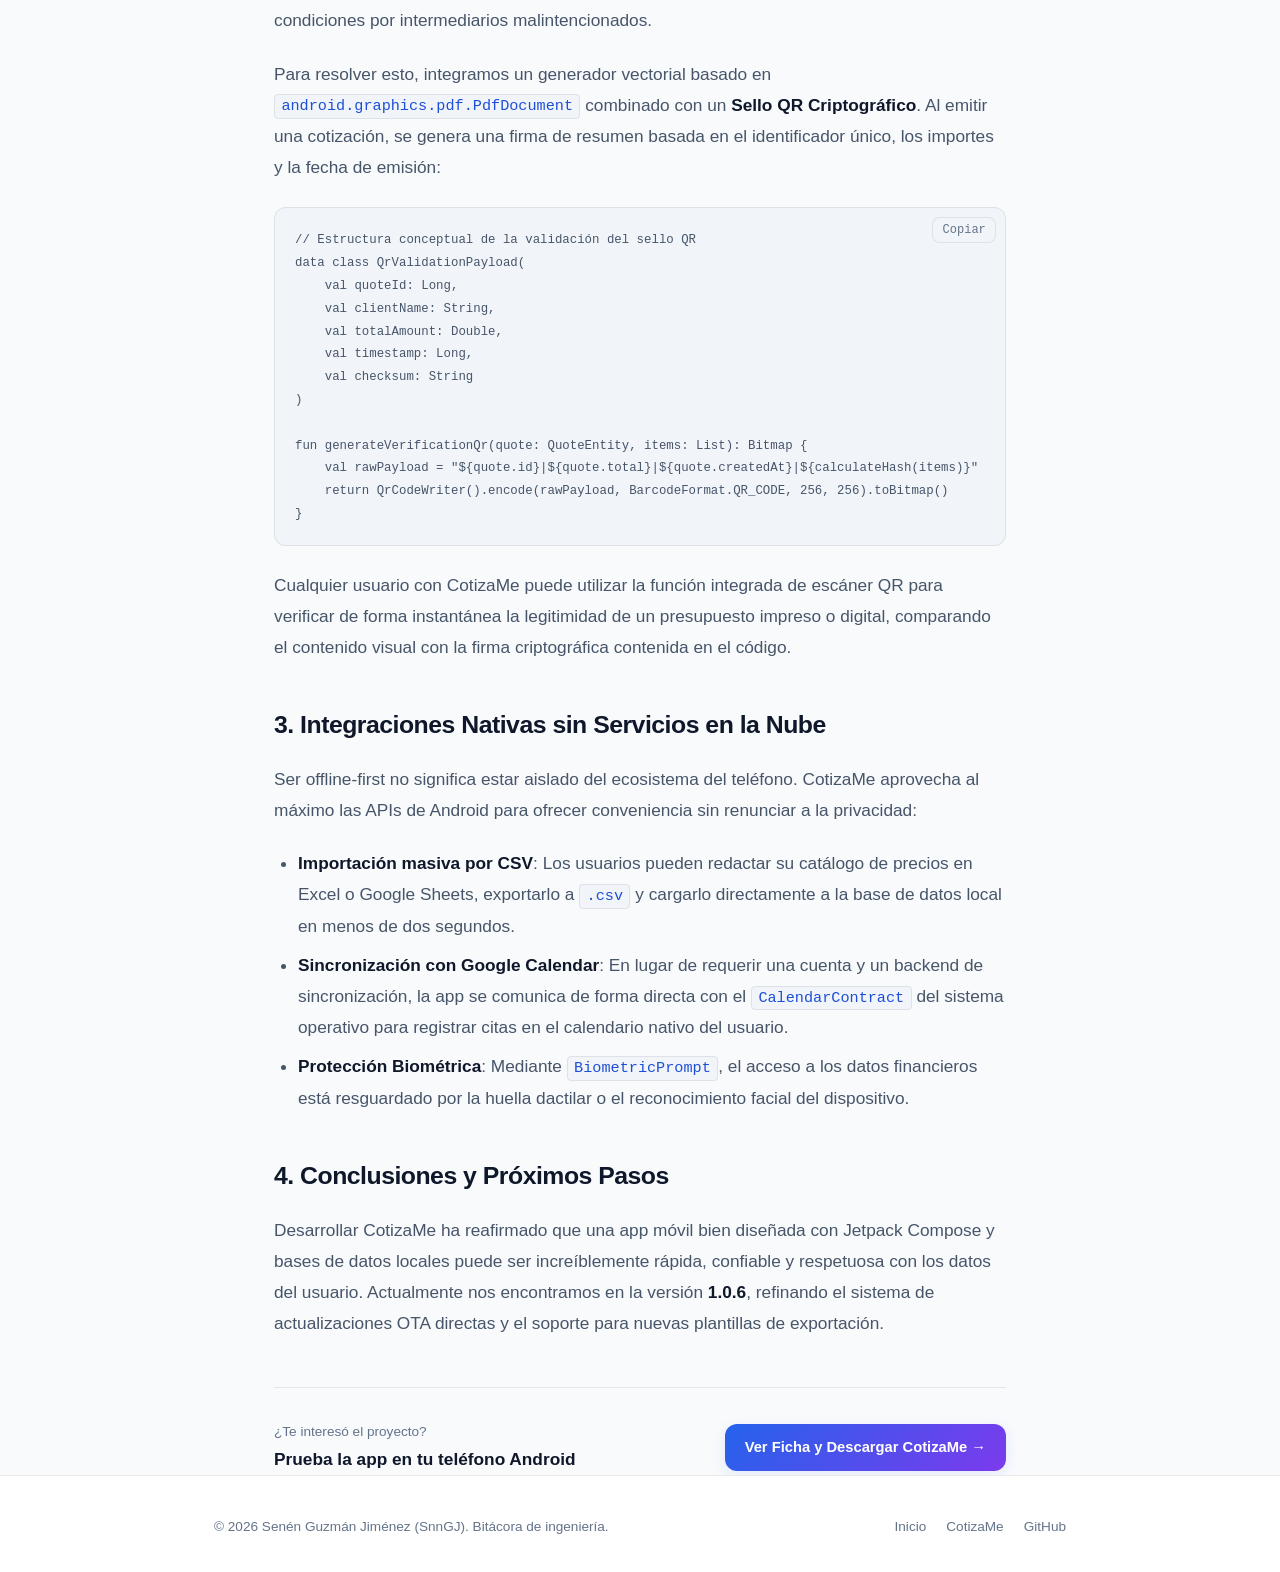
<file: blog/cotizame-offline-first.html>
<!DOCTYPE html>
<html lang="es" data-theme="dark">
<head>
  <meta charset="UTF-8">
  <meta name="viewport" content="width=device-width, initial-scale=1.0">
  <title>Construyendo CotizaMe: Privacidad Offline-First y Sellos QR en Android | SnnGJ Devlog</title>
  <meta name="description" content="Análisis técnico de arquitectura y decisiones de diseño detrás de CotizaMe, una app móvil Android 100% offline construida con Jetpack Compose, Room y sellos criptográficos QR.">
  <link rel="icon" type="image/svg+xml" href="../assets/images/favicon.svg">

  <!-- Open Graph -->
  <meta property="og:title" content="Construyendo CotizaMe: Privacidad Offline-First y Sellos QR en Android">
  <meta property="og:description" content="Por qué elegí una arquitectura 100% local, cómo implementamos la validación antifraude con QR y los aprendizajes al renderizar PDFs nativos en Android.">
  <meta property="og:type" content="article">
  <meta property="og:url" content="https://snngj.github.io/blog/cotizame-offline-first.html">

  <!-- Styles -->
  <link rel="stylesheet" href="../assets/css/style.css">
</head>
<body>

  <!-- Site Header -->
  <header class="site-header">
    <div class="container nav-container">
      <a href="../index.html" class="brand-link">
        <div class="brand-avatar">S</div>
        <span>SnnGJ</span>
      </a>

      <ul class="nav-links">
        <li><a href="../index.html" class="nav-link">Inicio</a></li>
        <li><a href="../index.html#proyectos" class="nav-link">Proyectos</a></li>
        <li><a href="../index.html#blog" class="nav-link active">Devlog</a></li>
        <li><a href="../projects/cotizame/index.html" class="nav-link">CotizaMe</a></li>
      </ul>

      <div class="nav-actions">
        <button class="theme-toggle-btn" type="button" aria-label="Cambiar tema"></button>
        <button class="mobile-menu-btn" type="button" aria-label="Abrir menú" aria-expanded="false">
          <svg width="20" height="20" viewBox="0 0 24 24" fill="none" stroke="currentColor" stroke-width="2" stroke-linecap="round" stroke-linejoin="round">
            <line x1="3" y1="12" x2="21" y2="12"></line>
            <line x1="3" y1="6" x2="21" y2="6"></line>
            <line x1="3" y1="18" x2="21" y2="18"></line>
          </svg>
        </button>
      </div>
    </div>
  </header>

  <main>
    <div class="container" style="max-width: 780px;">
      <!-- Breadcrumb -->
      <div style="padding-top: 2rem;">
        <a href="../index.html#blog" class="back-link">
          <svg width="16" height="16" viewBox="0 0 24 24" fill="none" stroke="currentColor" stroke-width="2" stroke-linecap="round" stroke-linejoin="round">
            <line x1="19" y1="12" x2="5" y2="12"></line>
            <polyline points="12 19 5 12 12 5"></polyline>
          </svg>
          Regresar a la bitácora
        </a>
      </div>

      <!-- Article Header -->
      <header class="article-header">
        <div style="display: flex; gap: 0.5rem; margin-bottom: 1rem; flex-wrap: wrap;">
          <span class="badge">Arquitectura</span>
          <span class="badge">Android Nativo</span>
          <span class="badge">Offline-First</span>
        </div>

        <h1 class="article-title">
          Construyendo CotizaMe: Privacidad Offline-First y Sellos Criptográficos en Android
        </h1>

        <div class="article-meta">
          <span>Por <strong>Senén Guzmán Jiménez</strong></span>
          <span>•</span>
          <time datetime="2026-09-20">20 de Septiembre, 2026</time>
          <span>•</span>
          <span>6 min lectura</span>
        </div>
      </header>

      <!-- Article Body -->
      <article class="article-body">
        <p>
          En los últimos años, la industria del software se ha volcado hacia el modelo de "todo en la nube" mediante suscripciones mensuales. Si bien este paradigma tiene ventajas indiscutibles para el trabajo colaborativo distribuido, para un gran número de contratistas, talleres mecánicos, instaladores y autónomos representa una fricción enorme: cobros recurrentes inesperados, dependencia de conexión en sótanos o zonas industriales sin cobertura 4G, y sobre todo, <strong>la incertidumbre de quién tiene acceso a los presupuestos y datos de sus clientes</strong>.
        </p>

        <p>
          Con esa premisa nació <strong>CotizaMe</strong>: una aplicación para Android diseñada desde cero con una filosofía innegociable de <strong>Privacidad Absoluta y Rendimiento Offline-First</strong>. En este artículo comparto los principios de diseño técnico y soluciones que adoptamos durante su desarrollo.
        </p>

        <h2>1. El Modelo de Datos: SQLite y Room Sin Fugas</h2>
        <p>
          El núcleo de la persistencia de CotizaMe descansa sobre <strong>Room Database</strong>, la capa de abstracción oficial de Google sobre SQLite. Diseñamos un esquema relacional normalizado pero ágil, compuesto por entidades independientes:
        </p>

        <ul>
          <li><code>ClientEntity</code>: Directorio de contactos, direcciones fiscales y teléfonos.</li>
          <li><code>QuoteEntity</code> & <code>QuoteItemEntity</code>: Registro cabecera y detalle de cotizaciones con subtotales, retenciones y descuentos.</li>
          <li><code>CatalogItemEntity</code>: Listas de precios unitarios y descripciones de servicios.</li>
          <li><code>PaymentEntity</code>: Historial de abonos, saldos y anticipos.</li>
          <li><code>AgendaEntity</code>: Registro de citas y entregas programadas.</li>
        </ul>

        <div class="callout">
          <div class="callout-title">
            <svg width="18" height="18" viewBox="0 0 24 24" fill="none" stroke="currentColor" stroke-width="2" stroke-linecap="round" stroke-linejoin="round">
              <circle cx="12" cy="12" r="10"></circle>
              <line x1="12" y1="8" x2="12" y2="12"></line>
              <line x1="12" y1="16" x2="12.01" y2="16"></line>
            </svg>
            Cero telemetría invasiva
          </div>
          <p style="margin: 0; font-size: 0.95rem;">
            A diferencia de la mayoría de apps de facturación, CotizaMe no incluye librerías de tracking comercial ni envía eventos de analytics a servidores remotos. Toda operación de lectura y escritura sucede en memoria y almacenamiento flash local.
          </p>
        </div>

        <h2>2. Generación Nativa de PDF con Sello QR Antifraude</h2>
        <p>
          Uno de los principales dolores de cabeza al trabajar offline es garantizar que un presupuesto en PDF emitido por un contratista a un cliente no pueda ser alterado después en su importe o condiciones por intermediarios malintencionados.
        </p>

        <p>
          Para resolver esto, integramos un generador vectorial basado en <code>android.graphics.pdf.PdfDocument</code> combinado con un <strong>Sello QR Criptográfico</strong>. Al emitir una cotización, se genera una firma de resumen basada en el identificador único, los importes y la fecha de emisión:
        </p>

<pre><code class="language-kotlin">// Estructura conceptual de la validación del sello QR
data class QrValidationPayload(
    val quoteId: Long,
    val clientName: String,
    val totalAmount: Double,
    val timestamp: Long,
    val checksum: String
)

fun generateVerificationQr(quote: QuoteEntity, items: List<QuoteItemEntity>): Bitmap {
    val rawPayload = "${quote.id}|${quote.total}|${quote.createdAt}|${calculateHash(items)}"
    return QrCodeWriter().encode(rawPayload, BarcodeFormat.QR_CODE, 256, 256).toBitmap()
}</code></pre>

        <p>
          Cualquier usuario con CotizaMe puede utilizar la función integrada de escáner QR para verificar de forma instantánea la legitimidad de un presupuesto impreso o digital, comparando el contenido visual con la firma criptográfica contenida en el código.
        </p>

        <h2>3. Integraciones Nativas sin Servicios en la Nube</h2>
        <p>
          Ser offline-first no significa estar aislado del ecosistema del teléfono. CotizaMe aprovecha al máximo las APIs de Android para ofrecer conveniencia sin renunciar a la privacidad:
        </p>

        <ul>
          <li><strong>Importación masiva por CSV</strong>: Los usuarios pueden redactar su catálogo de precios en Excel o Google Sheets, exportarlo a <code>.csv</code> y cargarlo directamente a la base de datos local en menos de dos segundos.</li>
          <li><strong>Sincronización con Google Calendar</strong>: En lugar de requerir una cuenta y un backend de sincronización, la app se comunica de forma directa con el <code>CalendarContract</code> del sistema operativo para registrar citas en el calendario nativo del usuario.</li>
          <li><strong>Protección Biométrica</strong>: Mediante <code>BiometricPrompt</code>, el acceso a los datos financieros está resguardado por la huella dactilar o el reconocimiento facial del dispositivo.</li>
        </ul>

        <h2>4. Conclusiones y Próximos Pasos</h2>
        <p>
          Desarrollar CotizaMe ha reafirmado que una app móvil bien diseñada con Jetpack Compose y bases de datos locales puede ser increíblemente rápida, confiable y respetuosa con los datos del usuario. Actualmente nos encontramos en la versión <strong>1.0.6</strong>, refinando el sistema de actualizaciones OTA directas y el soporte para nuevas plantillas de exportación.
        </p>

        <div style="margin-top: 3rem; padding-top: 2rem; border-top: 1px solid var(--border-color); display: flex; align-items: center; justify-content: space-between; flex-wrap: wrap; gap: 1rem;">
          <div>
            <span style="font-size: 0.85rem; color: var(--text-muted); display: block;">¿Te interesó el proyecto?</span>
            <strong style="color: var(--text-primary);">Prueba la app en tu teléfono Android</strong>
          </div>
          <a href="../projects/cotizame/index.html" class="btn btn-primary">
            Ver Ficha y Descargar CotizaMe →
          </a>
        </div>
      </article>
    </div>
  </main>

  <!-- Site Footer -->
  <footer class="site-footer">
    <div class="container footer-inner">
      <div class="footer-copy">
        © 2026 Senén Guzmán Jiménez (SnnGJ). Bitácora de ingeniería.
      </div>
      <ul class="footer-links">
        <li><a href="../index.html" class="footer-link">Inicio</a></li>
        <li><a href="../projects/cotizame/index.html" class="footer-link">CotizaMe</a></li>
        <li><a href="https://github.com/SnnGJ" target="_blank" rel="noopener noreferrer" class="footer-link">GitHub</a></li>
      </ul>
    </div>
  </footer>

  <script src="../assets/js/main.js"></script>
</body>
</html>
</file>
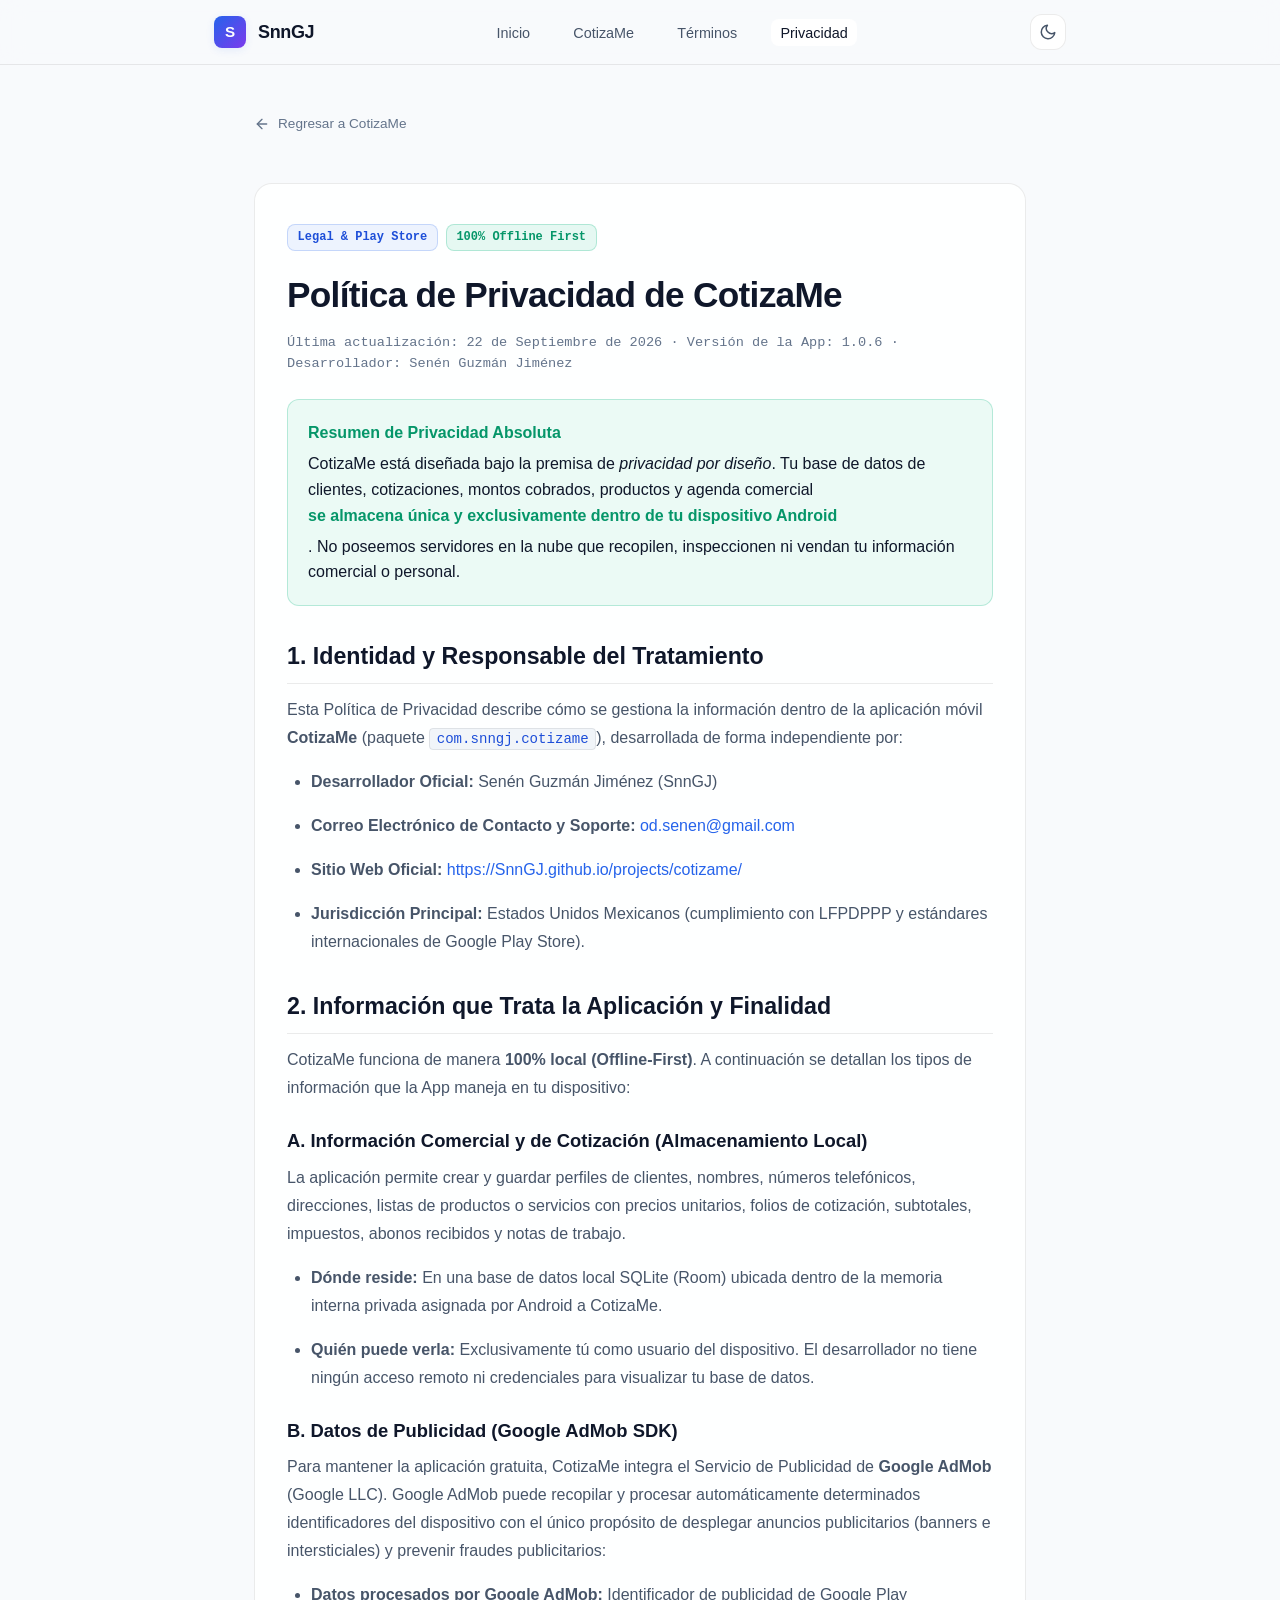
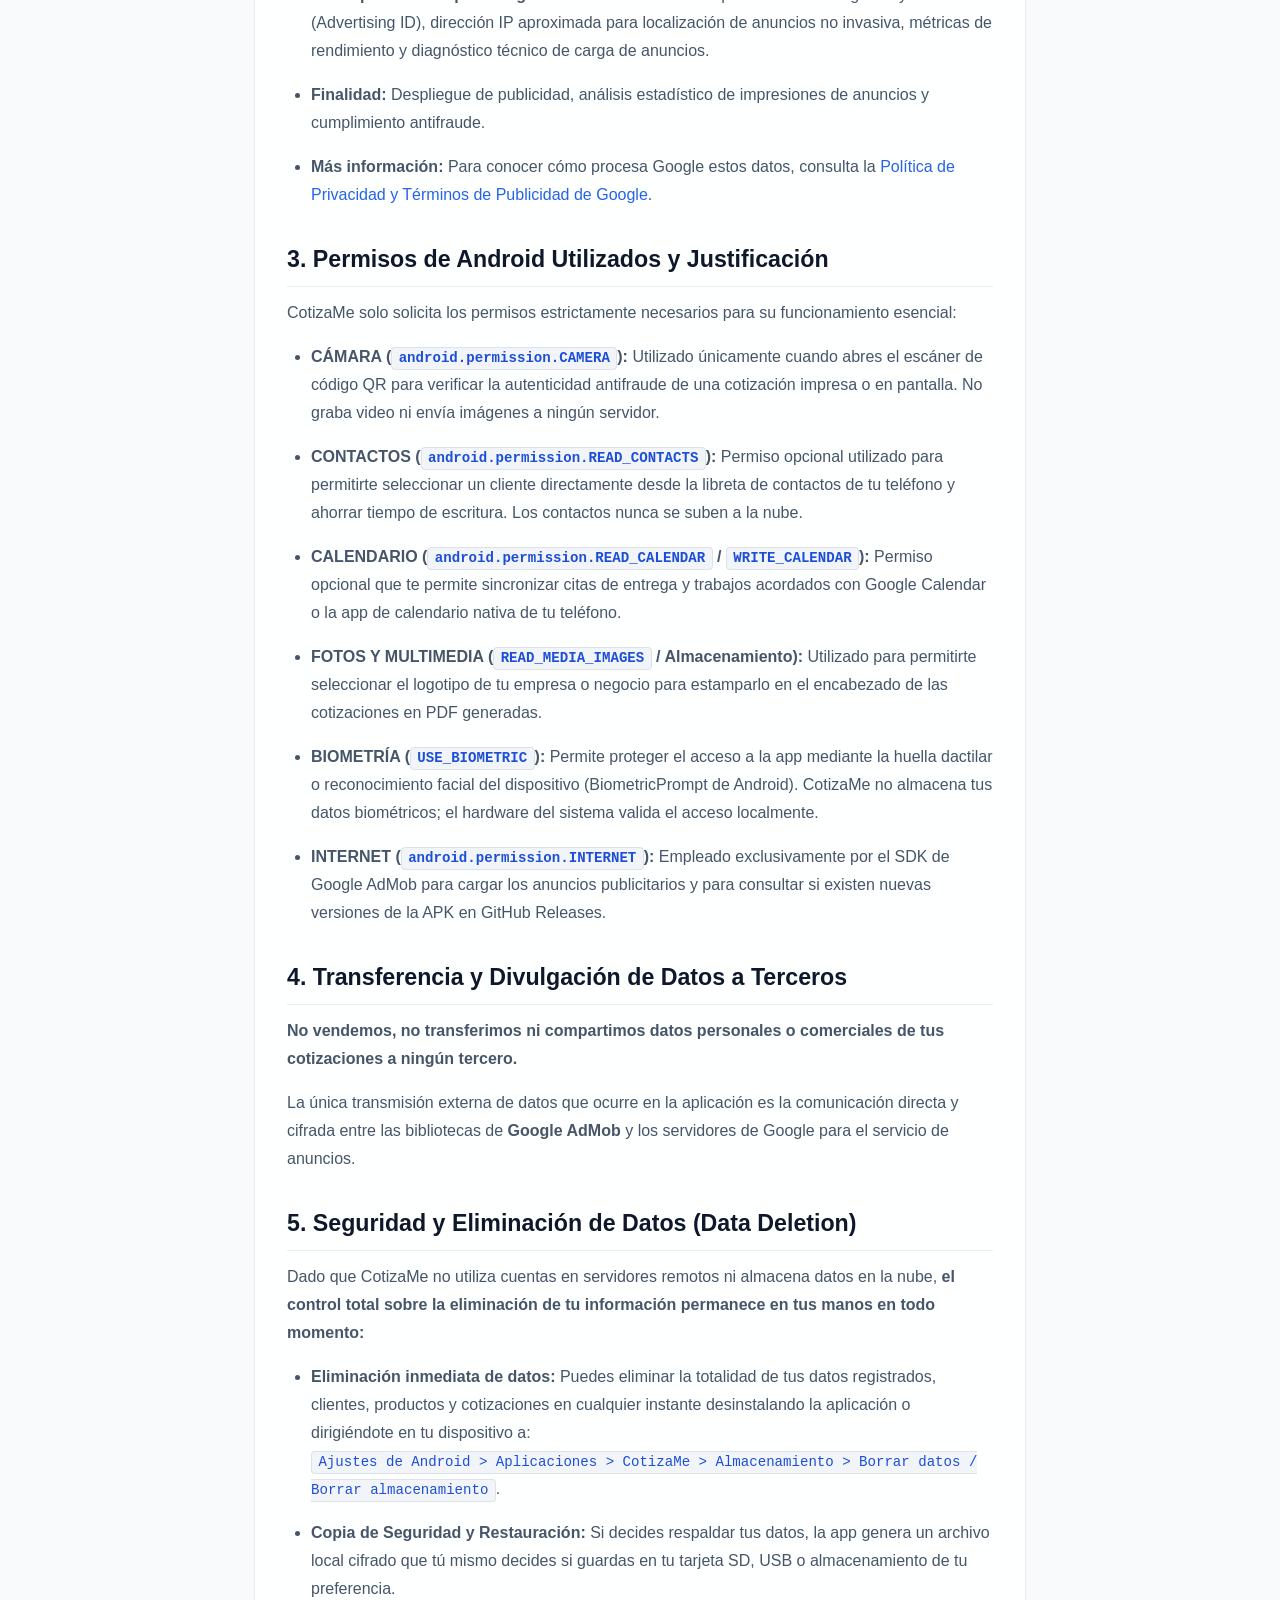
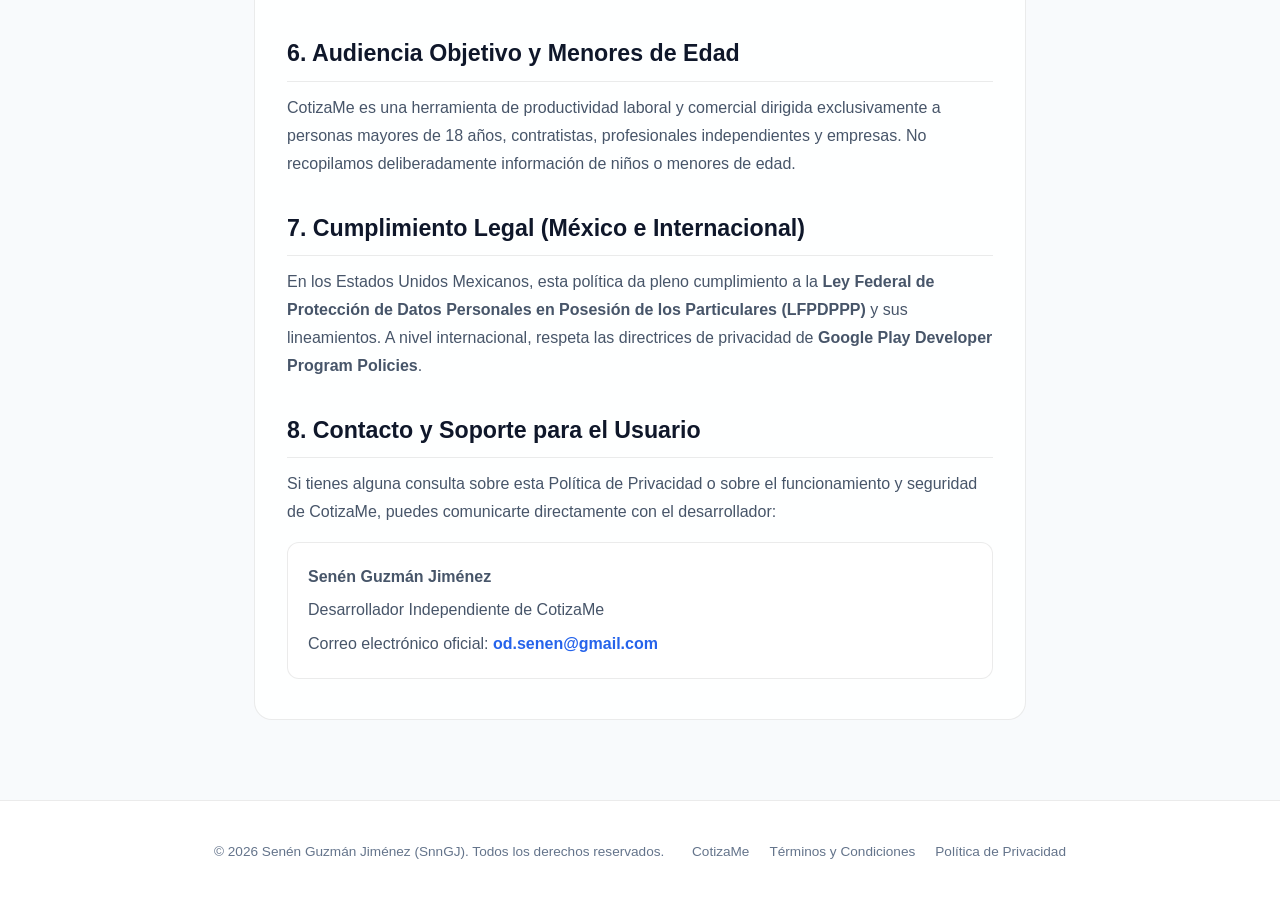
<file: projects/cotizame/privacy.html>
<!DOCTYPE html>
<html lang="es" data-theme="dark">
<head>
  <meta charset="UTF-8">
  <meta name="viewport" content="width=device-width, initial-scale=1.0">
  <title>Política de Privacidad | CotizaMe para Android</title>
  <meta name="description" content="Política de privacidad oficial de CotizaMe para Google Play Store. Conoce cómo protegemos tus datos bajo un esquema 100% Offline-First.">
  <link rel="icon" type="image/svg+xml" href="../../assets/images/favicon.svg">
  <link rel="stylesheet" href="../../assets/css/style.css">
  <style>
    .legal-container {
      max-width: 820px;
      margin: 0 auto;
      padding: 3rem 1.5rem 5rem;
    }
    .legal-card {
      background-color: var(--bg-card);
      border: 1px solid var(--border-color);
      border-radius: var(--radius-lg);
      padding: 2.5rem 2rem;
      margin-top: 1.5rem;
    }
    .legal-card h2 {
      font-size: 1.45rem;
      font-weight: 700;
      color: var(--text-primary);
      margin: 2rem 0 0.75rem;
      border-bottom: 1px solid var(--border-color);
      padding-bottom: 0.5rem;
    }
    .legal-card h3 {
      font-size: 1.15rem;
      font-weight: 600;
      color: var(--text-primary);
      margin: 1.5rem 0 0.5rem;
    }
    .legal-card p, .legal-card li {
      color: var(--text-secondary);
      font-size: 1rem;
      line-height: 1.75;
      margin-bottom: 1rem;
    }
    .legal-card ul {
      margin-left: 1.5rem;
      margin-bottom: 1.5rem;
    }
    .highlight-box {
      background: rgba(16, 185, 129, 0.08);
      border: 1px solid rgba(16, 185, 129, 0.25);
      border-radius: var(--radius-md);
      padding: 1.25rem;
      margin: 1.5rem 0;
    }
    .highlight-box strong {
      color: var(--success-text);
      display: block;
      margin-bottom: 0.35rem;
    }
  </style>
</head>
<body>

  <header class="site-header">
    <div class="container nav-container">
      <a href="../../index.html" class="brand-link">
        <div class="brand-avatar">S</div>
        <span>SnnGJ</span>
      </a>

      <ul class="nav-links">
        <li><a href="../../index.html" class="nav-link">Inicio</a></li>
        <li><a href="index.html" class="nav-link">CotizaMe</a></li>
        <li><a href="terms.html" class="nav-link">Términos</a></li>
        <li><a href="privacy.html" class="nav-link active">Privacidad</a></li>
      </ul>

      <div class="nav-actions">
        <button class="theme-toggle-btn" type="button" aria-label="Cambiar tema"></button>
      </div>
    </div>
  </header>

  <main>
    <div class="legal-container">
      <a href="index.html" class="back-link">
        <svg width="16" height="16" viewBox="0 0 24 24" fill="none" stroke="currentColor" stroke-width="2" stroke-linecap="round" stroke-linejoin="round">
          <line x1="19" y1="12" x2="5" y2="12"></line>
          <polyline points="12 19 5 12 12 5"></polyline>
        </svg>
        Regresar a CotizaMe
      </a>

      <div class="legal-card">
        <div style="display: flex; gap: 0.5rem; margin-bottom: 1rem;">
          <span class="badge">Legal & Play Store</span>
          <span class="badge" style="background: var(--success-bg); color: var(--success-text); border-color: var(--success-border);">100% Offline First</span>
        </div>

        <h1 style="font-size: 2.2rem; font-weight: 800; letter-spacing: -0.02em; margin-bottom: 0.5rem;">
          Política de Privacidad de CotizaMe
        </h1>
        <div style="font-size: 0.85rem; color: var(--text-muted); font-family: var(--font-mono); margin-bottom: 1.5rem;">
          Última actualización: 22 de Septiembre de 2026 · Versión de la App: 1.0.6 · Desarrollador: Senén Guzmán Jiménez
        </div>

        <div class="highlight-box">
          <strong>Resumen de Privacidad Absoluta</strong>
          CotizaMe está diseñada bajo la premisa de <em>privacidad por diseño</em>. Tu base de datos de clientes, cotizaciones, montos cobrados, productos y agenda comercial <strong>se almacena única y exclusivamente dentro de tu dispositivo Android</strong>. No poseemos servidores en la nube que recopilen, inspeccionen ni vendan tu información comercial o personal.
        </div>

        <h2>1. Identidad y Responsable del Tratamiento</h2>
        <p>
          Esta Política de Privacidad describe cómo se gestiona la información dentro de la aplicación móvil <strong>CotizaMe</strong> (paquete <code>com.snngj.cotizame</code>), desarrollada de forma independiente por:
        </p>
        <ul>
          <li><strong>Desarrollador Oficial:</strong> Senén Guzmán Jiménez (SnnGJ)</li>
          <li><strong>Correo Electrónico de Contacto y Soporte:</strong> <a href="mailto:od.senen@gmail.com" style="color: var(--accent-primary);">od.senen@gmail.com</a></li>
          <li><strong>Sitio Web Oficial:</strong> <a href="https://SnnGJ.github.io/projects/cotizame/" target="_blank" style="color: var(--accent-primary);">https://SnnGJ.github.io/projects/cotizame/</a></li>
          <li><strong>Jurisdicción Principal:</strong> Estados Unidos Mexicanos (cumplimiento con LFPDPPP y estándares internacionales de Google Play Store).</li>
        </ul>

        <h2>2. Información que Trata la Aplicación y Finalidad</h2>
        <p>
          CotizaMe funciona de manera <strong>100% local (Offline-First)</strong>. A continuación se detallan los tipos de información que la App maneja en tu dispositivo:
        </p>
        
        <h3>A. Información Comercial y de Cotización (Almacenamiento Local)</h3>
        <p>
          La aplicación permite crear y guardar perfiles de clientes, nombres, números telefónicos, direcciones, listas de productos o servicios con precios unitarios, folios de cotización, subtotales, impuestos, abonos recibidos y notas de trabajo.
        </p>
        <ul>
          <li><strong>Dónde reside:</strong> En una base de datos local SQLite (Room) ubicada dentro de la memoria interna privada asignada por Android a CotizaMe.</li>
          <li><strong>Quién puede verla:</strong> Exclusivamente tú como usuario del dispositivo. El desarrollador no tiene ningún acceso remoto ni credenciales para visualizar tu base de datos.</li>
        </ul>

        <h3>B. Datos de Publicidad (Google AdMob SDK)</h3>
        <p>
          Para mantener la aplicación gratuita, CotizaMe integra el Servicio de Publicidad de <strong>Google AdMob</strong> (Google LLC). 
          Google AdMob puede recopilar y procesar automáticamente determinados identificadores del dispositivo con el único propósito de desplegar anuncios publicitarios (banners e intersticiales) y prevenir fraudes publicitarios:
        </p>
        <ul>
          <li><strong>Datos procesados por Google AdMob:</strong> Identificador de publicidad de Google Play (Advertising ID), dirección IP aproximada para localización de anuncios no invasiva, métricas de rendimiento y diagnóstico técnico de carga de anuncios.</li>
          <li><strong>Finalidad:</strong> Despliegue de publicidad, análisis estadístico de impresiones de anuncios y cumplimiento antifraude.</li>
          <li><strong>Más información:</strong> Para conocer cómo procesa Google estos datos, consulta la <a href="https://policies.google.com/technologies/ads" target="_blank" rel="noopener noreferrer" style="color: var(--accent-primary);">Política de Privacidad y Términos de Publicidad de Google</a>.</li>
        </ul>

        <h2>3. Permisos de Android Utilizados y Justificación</h2>
        <p>
          CotizaMe solo solicita los permisos estrictamente necesarios para su funcionamiento esencial:
        </p>
        <ul>
          <li><strong>CÁMARA (<code>android.permission.CAMERA</code>):</strong> Utilizado únicamente cuando abres el escáner de código QR para verificar la autenticidad antifraude de una cotización impresa o en pantalla. No graba video ni envía imágenes a ningún servidor.</li>
          <li><strong>CONTACTOS (<code>android.permission.READ_CONTACTS</code>):</strong> Permiso opcional utilizado para permitirte seleccionar un cliente directamente desde la libreta de contactos de tu teléfono y ahorrar tiempo de escritura. Los contactos nunca se suben a la nube.</li>
          <li><strong>CALENDARIO (<code>android.permission.READ_CALENDAR</code> / <code>WRITE_CALENDAR</code>):</strong> Permiso opcional que te permite sincronizar citas de entrega y trabajos acordados con Google Calendar o la app de calendario nativa de tu teléfono.</li>
          <li><strong>FOTOS Y MULTIMEDIA (<code>READ_MEDIA_IMAGES</code> / Almacenamiento):</strong> Utilizado para permitirte seleccionar el logotipo de tu empresa o negocio para estamparlo en el encabezado de las cotizaciones en PDF generadas.</li>
          <li><strong>BIOMETRÍA (<code>USE_BIOMETRIC</code>):</strong> Permite proteger el acceso a la app mediante la huella dactilar o reconocimiento facial del dispositivo (BiometricPrompt de Android). CotizaMe no almacena tus datos biométricos; el hardware del sistema valida el acceso localmente.</li>
          <li><strong>INTERNET (<code>android.permission.INTERNET</code>):</strong> Empleado exclusivamente por el SDK de Google AdMob para cargar los anuncios publicitarios y para consultar si existen nuevas versiones de la APK en GitHub Releases.</li>
        </ul>

        <h2>4. Transferencia y Divulgación de Datos a Terceros</h2>
        <p>
          <strong>No vendemos, no transferimos ni compartimos datos personales o comerciales de tus cotizaciones a ningún tercero.</strong>
        </p>
        <p>
          La única transmisión externa de datos que ocurre en la aplicación es la comunicación directa y cifrada entre las bibliotecas de <strong>Google AdMob</strong> y los servidores de Google para el servicio de anuncios.
        </p>

        <h2 id="eliminacion-datos">5. Seguridad y Eliminación de Datos (Data Deletion)</h2>
        <p>
          Dado que CotizaMe no utiliza cuentas en servidores remotos ni almacena datos en la nube, <strong>el control total sobre la eliminación de tu información permanece en tus manos en todo momento:</strong>
        </p>
        <ul>
          <li><strong>Eliminación inmediata de datos:</strong> Puedes eliminar la totalidad de tus datos registrados, clientes, productos y cotizaciones en cualquier instante desinstalando la aplicación o dirigiéndote en tu dispositivo a: <br>
          <code>Ajustes de Android &gt; Aplicaciones &gt; CotizaMe &gt; Almacenamiento &gt; Borrar datos / Borrar almacenamiento</code>.</li>
          <li><strong>Copia de Seguridad y Restauración:</strong> Si decides respaldar tus datos, la app genera un archivo local cifrado que tú mismo decides si guardas en tu tarjeta SD, USB o almacenamiento de tu preferencia.</li>
        </ul>

        <h2>6. Audiencia Objetivo y Menores de Edad</h2>
        <p>
          CotizaMe es una herramienta de productividad laboral y comercial dirigida exclusivamente a personas mayores de 18 años, contratistas, profesionales independientes y empresas. No recopilamos deliberadamente información de niños o menores de edad.
        </p>

        <h2>7. Cumplimiento Legal (México e Internacional)</h2>
        <p>
          En los Estados Unidos Mexicanos, esta política da pleno cumplimiento a la <strong>Ley Federal de Protección de Datos Personales en Posesión de los Particulares (LFPDPPP)</strong> y sus lineamientos. A nivel internacional, respeta las directrices de privacidad de <strong>Google Play Developer Program Policies</strong>.
        </p>

        <h2>8. Contacto y Soporte para el Usuario</h2>
        <p>
          Si tienes alguna consulta sobre esta Política de Privacidad o sobre el funcionamiento y seguridad de CotizaMe, puedes comunicarte directamente con el desarrollador:
        </p>
        <div style="background: var(--bg-secondary); border: 1px solid var(--border-color); border-radius: var(--radius-md); padding: 1.25rem;">
          <p style="margin-bottom: 0.35rem;"><strong>Senén Guzmán Jiménez</strong></p>
          <p style="margin-bottom: 0.35rem;">Desarrollador Independiente de CotizaMe</p>
          <p style="margin-bottom: 0;">Correo electrónico oficial: <a href="mailto:od.senen@gmail.com" style="color: var(--accent-primary); font-weight: 600;">od.senen@gmail.com</a></p>
        </div>
      </div>
    </div>
  </main>

  <footer class="site-footer">
    <div class="container footer-inner">
      <div class="footer-copy">
        © 2026 Senén Guzmán Jiménez (SnnGJ). Todos los derechos reservados.
      </div>
      <ul class="footer-links">
        <li><a href="index.html" class="footer-link">CotizaMe</a></li>
        <li><a href="terms.html" class="footer-link">Términos y Condiciones</a></li>
        <li><a href="privacy.html" class="footer-link">Política de Privacidad</a></li>
      </ul>
    </div>
  </footer>

  <script src="../../assets/js/main.js"></script>
</body>
</html>
</file>
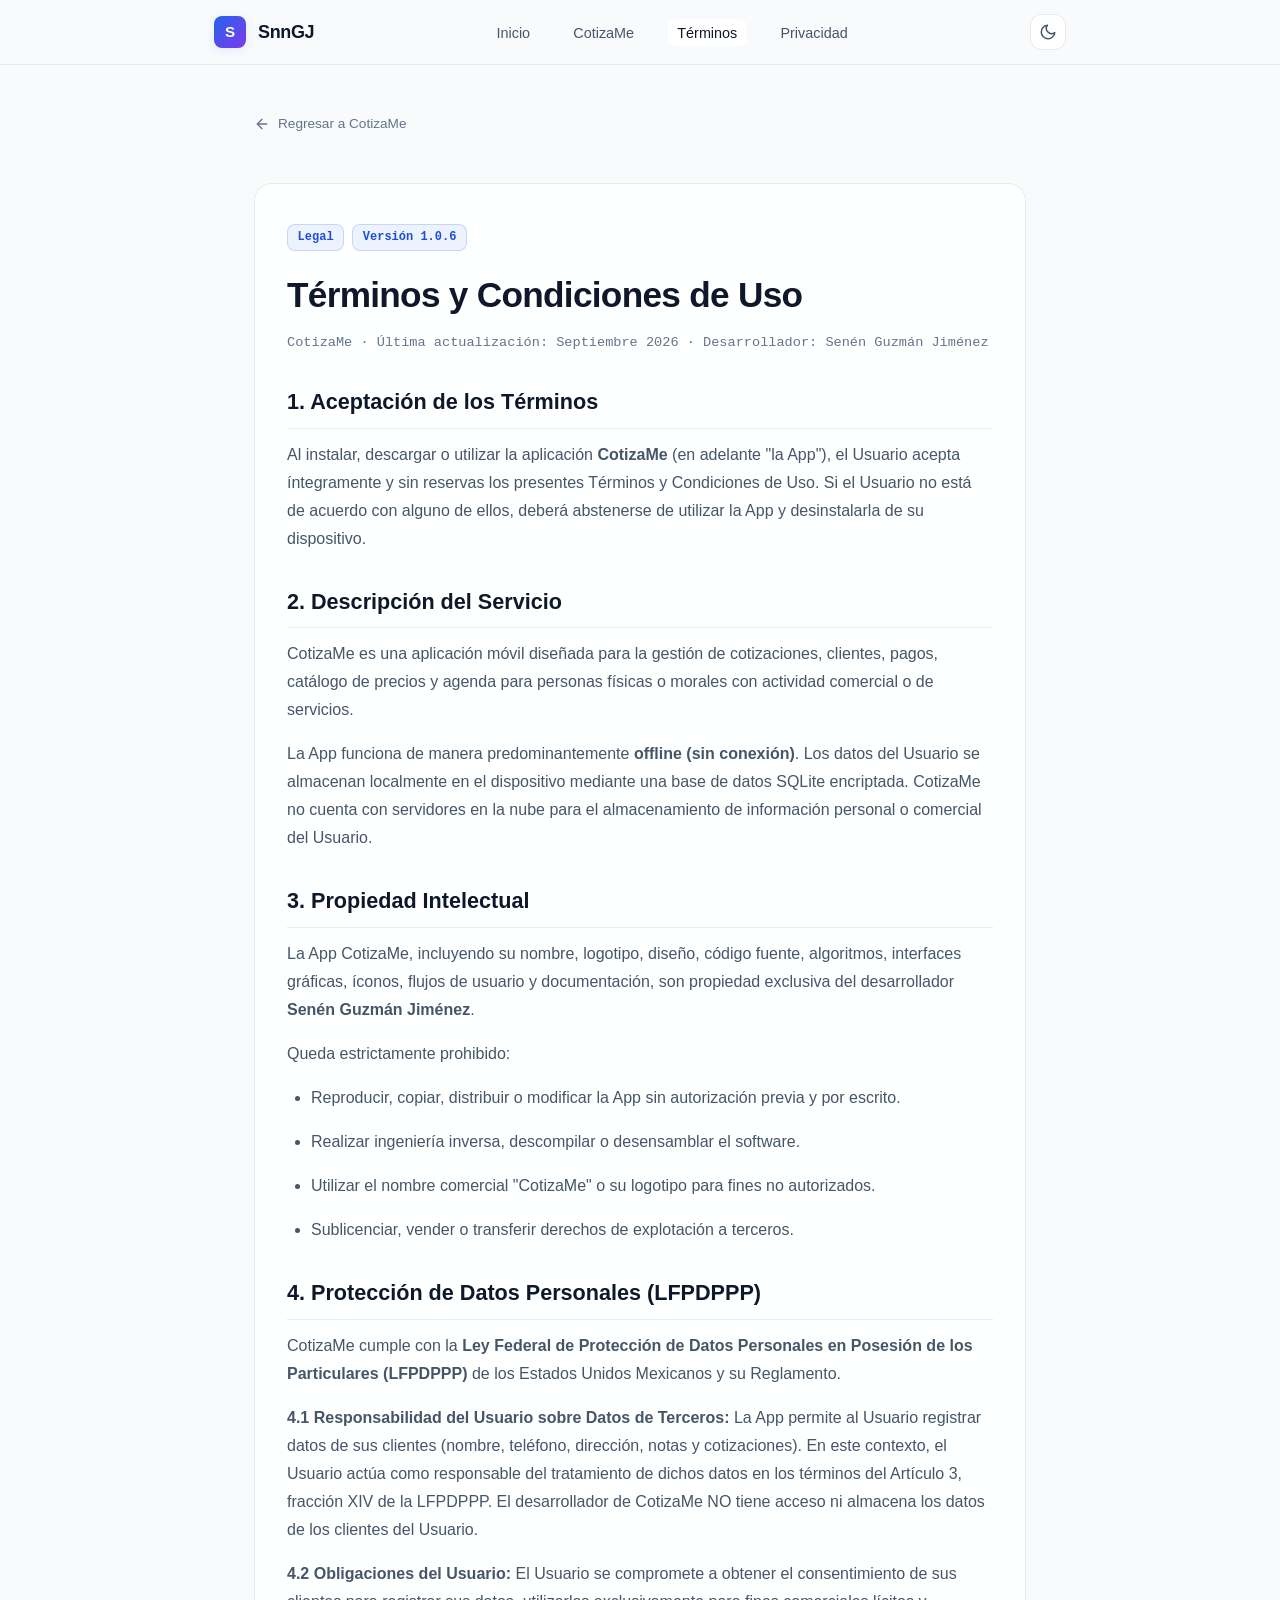
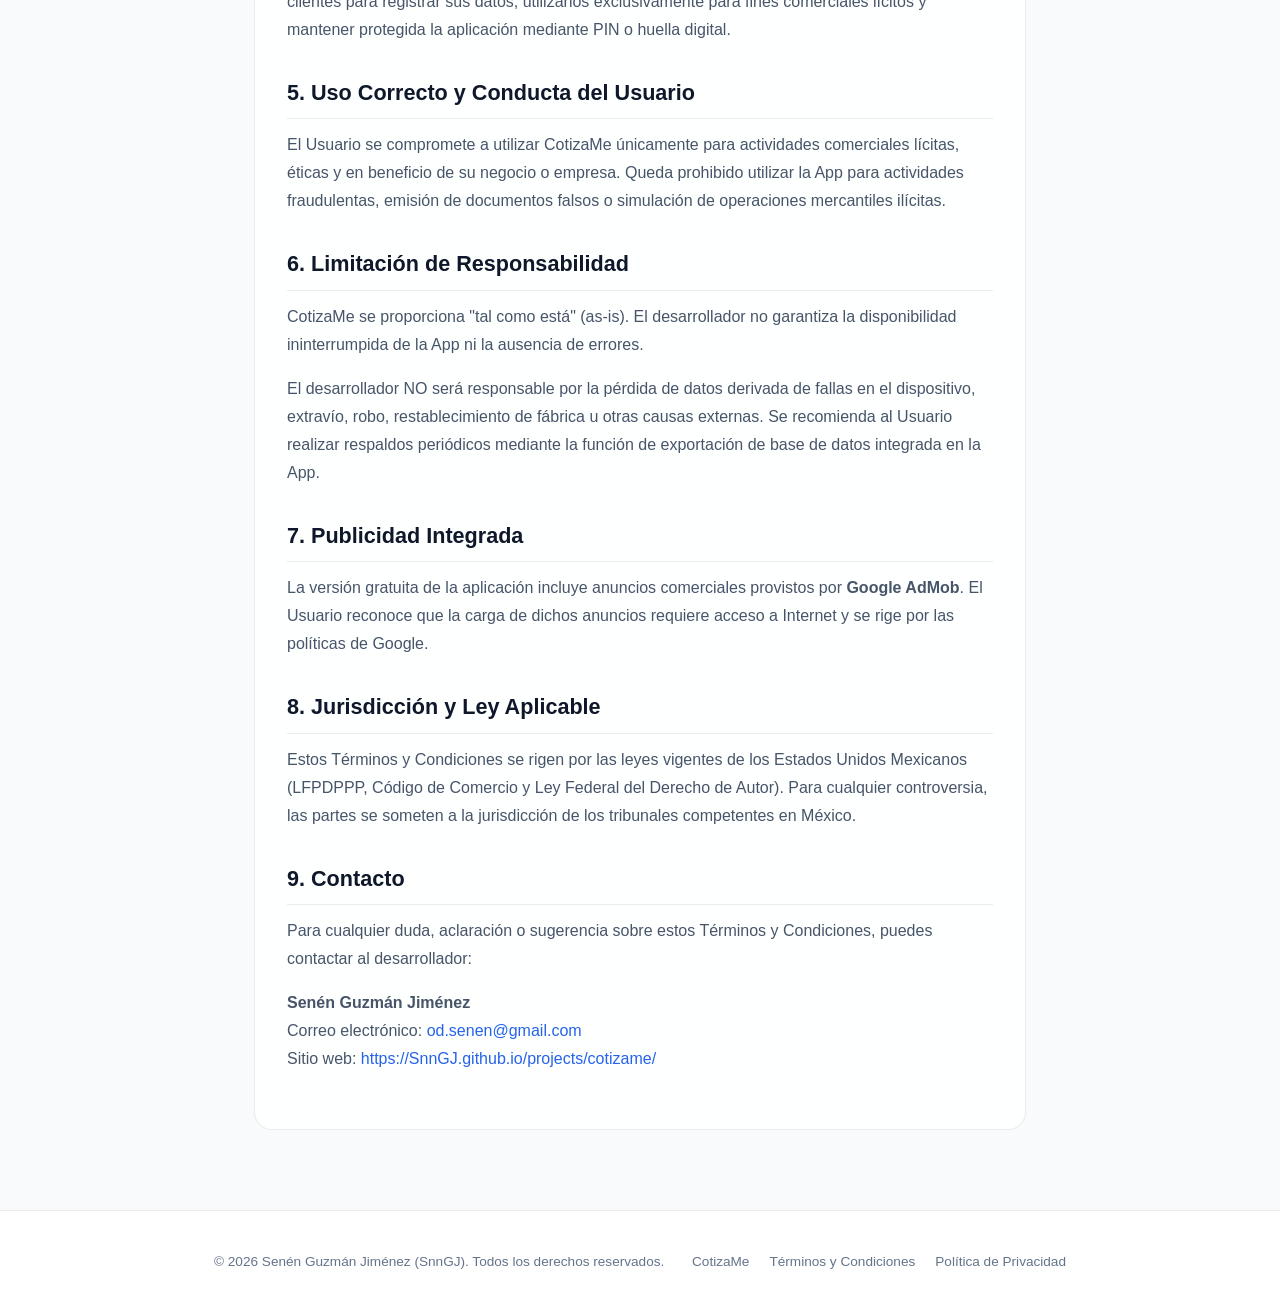
<file: projects/cotizame/terms.html>
<!DOCTYPE html>
<html lang="es" data-theme="dark">
<head>
  <meta charset="UTF-8">
  <meta name="viewport" content="width=device-width, initial-scale=1.0">
  <title>Términos y Condiciones de Uso | CotizaMe para Android</title>
  <meta name="description" content="Términos y condiciones legales de uso de la aplicación móvil CotizaMe para Android, desarrollada por Senén Guzmán Jiménez.">
  <link rel="icon" type="image/svg+xml" href="../../assets/images/favicon.svg">
  <link rel="stylesheet" href="../../assets/css/style.css">
  <style>
    .legal-container {
      max-width: 820px;
      margin: 0 auto;
      padding: 3rem 1.5rem 5rem;
    }
    .legal-card {
      background-color: var(--bg-card);
      border: 1px solid var(--border-color);
      border-radius: var(--radius-lg);
      padding: 2.5rem 2rem;
      margin-top: 1.5rem;
    }
    .legal-card h2 {
      font-size: 1.35rem;
      font-weight: 700;
      color: var(--text-primary);
      margin: 2rem 0 0.75rem;
      border-bottom: 1px solid var(--border-color);
      padding-bottom: 0.5rem;
    }
    .legal-card p, .legal-card li {
      color: var(--text-secondary);
      font-size: 1rem;
      line-height: 1.75;
      margin-bottom: 1rem;
    }
    .legal-card ul {
      margin-left: 1.5rem;
      margin-bottom: 1.5rem;
    }
  </style>
</head>
<body>

  <header class="site-header">
    <div class="container nav-container">
      <a href="../../index.html" class="brand-link">
        <div class="brand-avatar">S</div>
        <span>SnnGJ</span>
      </a>

      <ul class="nav-links">
        <li><a href="../../index.html" class="nav-link">Inicio</a></li>
        <li><a href="index.html" class="nav-link">CotizaMe</a></li>
        <li><a href="terms.html" class="nav-link active">Términos</a></li>
        <li><a href="privacy.html" class="nav-link">Privacidad</a></li>
      </ul>

      <div class="nav-actions">
        <button class="theme-toggle-btn" type="button" aria-label="Cambiar tema"></button>
      </div>
    </div>
  </header>

  <main>
    <div class="legal-container">
      <a href="index.html" class="back-link">
        <svg width="16" height="16" viewBox="0 0 24 24" fill="none" stroke="currentColor" stroke-width="2" stroke-linecap="round" stroke-linejoin="round">
          <line x1="19" y1="12" x2="5" y2="12"></line>
          <polyline points="12 19 5 12 12 5"></polyline>
        </svg>
        Regresar a CotizaMe
      </a>

      <div class="legal-card">
        <div style="display: flex; gap: 0.5rem; margin-bottom: 1rem;">
          <span class="badge">Legal</span>
          <span class="badge" style="background: var(--badge-bg); color: var(--badge-text);">Versión 1.0.6</span>
        </div>

        <h1 style="font-size: 2.2rem; font-weight: 800; letter-spacing: -0.02em; margin-bottom: 0.5rem;">
          Términos y Condiciones de Uso
        </h1>
        <div style="font-size: 0.85rem; color: var(--text-muted); font-family: var(--font-mono); margin-bottom: 1.5rem;">
          CotizaMe · Última actualización: Septiembre 2026 · Desarrollador: Senén Guzmán Jiménez
        </div>

        <h2>1. Aceptación de los Términos</h2>
        <p>
          Al instalar, descargar o utilizar la aplicación <strong>CotizaMe</strong> (en adelante "la App"), el Usuario acepta íntegramente y sin reservas los presentes Términos y Condiciones de Uso. Si el Usuario no está de acuerdo con alguno de ellos, deberá abstenerse de utilizar la App y desinstalarla de su dispositivo.
        </p>

        <h2>2. Descripción del Servicio</h2>
        <p>
          CotizaMe es una aplicación móvil diseñada para la gestión de cotizaciones, clientes, pagos, catálogo de precios y agenda para personas físicas o morales con actividad comercial o de servicios.
        </p>
        <p>
          La App funciona de manera predominantemente <strong>offline (sin conexión)</strong>. Los datos del Usuario se almacenan localmente en el dispositivo mediante una base de datos SQLite encriptada. CotizaMe no cuenta con servidores en la nube para el almacenamiento de información personal o comercial del Usuario.
        </p>

        <h2>3. Propiedad Intelectual</h2>
        <p>
          La App CotizaMe, incluyendo su nombre, logotipo, diseño, código fuente, algoritmos, interfaces gráficas, íconos, flujos de usuario y documentación, son propiedad exclusiva del desarrollador <strong>Senén Guzmán Jiménez</strong>.
        </p>
        <p>Queda estrictamente prohibido:</p>
        <ul>
          <li>Reproducir, copiar, distribuir o modificar la App sin autorización previa y por escrito.</li>
          <li>Realizar ingeniería inversa, descompilar o desensamblar el software.</li>
          <li>Utilizar el nombre comercial "CotizaMe" o su logotipo para fines no autorizados.</li>
          <li>Sublicenciar, vender o transferir derechos de explotación a terceros.</li>
        </ul>

        <h2>4. Protección de Datos Personales (LFPDPPP)</h2>
        <p>
          CotizaMe cumple con la <strong>Ley Federal de Protección de Datos Personales en Posesión de los Particulares (LFPDPPP)</strong> de los Estados Unidos Mexicanos y su Reglamento.
        </p>
        <p>
          <strong>4.1 Responsabilidad del Usuario sobre Datos de Terceros:</strong> La App permite al Usuario registrar datos de sus clientes (nombre, teléfono, dirección, notas y cotizaciones). En este contexto, el Usuario actúa como responsable del tratamiento de dichos datos en los términos del Artículo 3, fracción XIV de la LFPDPPP. El desarrollador de CotizaMe NO tiene acceso ni almacena los datos de los clientes del Usuario.
        </p>
        <p>
          <strong>4.2 Obligaciones del Usuario:</strong> El Usuario se compromete a obtener el consentimiento de sus clientes para registrar sus datos, utilizarlos exclusivamente para fines comerciales lícitos y mantener protegida la aplicación mediante PIN o huella digital.
        </p>

        <h2>5. Uso Correcto y Conducta del Usuario</h2>
        <p>
          El Usuario se compromete a utilizar CotizaMe únicamente para actividades comerciales lícitas, éticas y en beneficio de su negocio o empresa. Queda prohibido utilizar la App para actividades fraudulentas, emisión de documentos falsos o simulación de operaciones mercantiles ilícitas.
        </p>

        <h2>6. Limitación de Responsabilidad</h2>
        <p>
          CotizaMe se proporciona "tal como está" (as-is). El desarrollador no garantiza la disponibilidad ininterrumpida de la App ni la ausencia de errores.
        </p>
        <p>
          El desarrollador NO será responsable por la pérdida de datos derivada de fallas en el dispositivo, extravío, robo, restablecimiento de fábrica u otras causas externas. Se recomienda al Usuario realizar respaldos periódicos mediante la función de exportación de base de datos integrada en la App.
        </p>

        <h2>7. Publicidad Integrada</h2>
        <p>
          La versión gratuita de la aplicación incluye anuncios comerciales provistos por <strong>Google AdMob</strong>. El Usuario reconoce que la carga de dichos anuncios requiere acceso a Internet y se rige por las políticas de Google.
        </p>

        <h2>8. Jurisdicción y Ley Aplicable</h2>
        <p>
          Estos Términos y Condiciones se rigen por las leyes vigentes de los Estados Unidos Mexicanos (LFPDPPP, Código de Comercio y Ley Federal del Derecho de Autor). Para cualquier controversia, las partes se someten a la jurisdicción de los tribunales competentes en México.
        </p>

        <h2>9. Contacto</h2>
        <p>
          Para cualquier duda, aclaración o sugerencia sobre estos Términos y Condiciones, puedes contactar al desarrollador:
        </p>
        <p>
          <strong>Senén Guzmán Jiménez</strong><br>
          Correo electrónico: <a href="mailto:od.senen@gmail.com" style="color: var(--accent-primary);">od.senen@gmail.com</a><br>
          Sitio web: <a href="https://SnnGJ.github.io/projects/cotizame/" target="_blank" style="color: var(--accent-primary);">https://SnnGJ.github.io/projects/cotizame/</a>
        </p>
      </div>
    </div>
  </main>

  <footer class="site-footer">
    <div class="container footer-inner">
      <div class="footer-copy">
        © 2026 Senén Guzmán Jiménez (SnnGJ). Todos los derechos reservados.
      </div>
      <ul class="footer-links">
        <li><a href="index.html" class="footer-link">CotizaMe</a></li>
        <li><a href="terms.html" class="footer-link">Términos y Condiciones</a></li>
        <li><a href="privacy.html" class="footer-link">Política de Privacidad</a></li>
      </ul>
    </div>
  </footer>

  <script src="../../assets/js/main.js"></script>
</body>
</html>
</file>
<file: assets/css/style.css>
/* ==========================================================================
   SnnGJ Developer Portfolio & Projects - Modern Minimalist Design System
   ========================================================================== */

:root {
  /* Color Palette - Dark Mode (Default) */
  --bg-primary: #0b0d11;
  --bg-secondary: #13161c;
  --bg-tertiary: #1b1f27;
  --bg-card: rgba(22, 26, 34, 0.7);
  --bg-card-hover: rgba(28, 33, 44, 0.9);
  --bg-glass: rgba(11, 13, 17, 0.82);

  --border-color: rgba(255, 255, 255, 0.08);
  --border-hover: rgba(255, 255, 255, 0.16);
  --border-focus: rgba(99, 102, 241, 0.5);

  --text-primary: #f3f4f6;
  --text-secondary: #9ca3af;
  --text-muted: #6b7280;
  --text-inverse: #0b0d11;

  --accent-primary: #3b82f6;
  --accent-secondary: #6366f1;
  --accent-gradient: linear-gradient(135deg, #3b82f6 0%, #8b5cf6 100%);
  --accent-glow: rgba(59, 130, 246, 0.15);

  --badge-bg: rgba(59, 130, 246, 0.12);
  --badge-text: #60a5fa;
  --badge-border: rgba(59, 130, 246, 0.25);

  --success-bg: rgba(16, 185, 129, 0.12);
  --success-text: #34d399;
  --success-border: rgba(16, 185, 129, 0.25);

  --code-bg: #151821;
  --code-border: rgba(255, 255, 255, 0.06);

  /* Typography */
  --font-sans: 'Inter', -apple-system, BlinkMacSystemFont, 'Segoe UI', Roboto, 'Helvetica Neue', sans-serif;
  --font-mono: 'JetBrains Mono', 'Fira Code', ui-monospace, SFMono-Regular, Menlo, Monaco, Consolas, monospace;

  /* Spacing & Layout */
  --max-width: 900px;
  --radius-sm: 8px;
  --radius-md: 12px;
  --radius-lg: 18px;
  --radius-full: 9999px;

  --transition-fast: 0.15s ease;
  --transition-normal: 0.25s ease;
}

[data-theme="light"] {
  --bg-primary: #f8fafc;
  --bg-secondary: #ffffff;
  --bg-tertiary: #f1f5f9;
  --bg-card: rgba(255, 255, 255, 0.85);
  --bg-card-hover: #ffffff;
  --bg-glass: rgba(248, 250, 252, 0.85);

  --border-color: rgba(0, 0, 0, 0.08);
  --border-hover: rgba(0, 0, 0, 0.15);
  --border-focus: rgba(99, 102, 241, 0.5);

  --text-primary: #0f172a;
  --text-secondary: #475569;
  --text-muted: #64748b;
  --text-inverse: #ffffff;

  --accent-primary: #2563eb;
  --accent-secondary: #4f46e5;
  --accent-gradient: linear-gradient(135deg, #2563eb 0%, #7c3aed 100%);
  --accent-glow: rgba(37, 99, 235, 0.1);

  --badge-bg: rgba(37, 99, 235, 0.08);
  --badge-text: #1d4ed8;
  --badge-border: rgba(37, 99, 235, 0.2);

  --success-bg: rgba(16, 185, 129, 0.1);
  --success-text: #059669;
  --success-border: rgba(16, 185, 129, 0.25);

  --code-bg: #f1f5f9;
  --code-border: rgba(0, 0, 0, 0.08);
}

/* ==========================================================================
   CSS Reset & Base Styles
   ========================================================================== */

*, *::before, *::after {
  box-sizing: border-box;
  margin: 0;
  padding: 0;
}

html {
  font-family: var(--font-sans);
  background-color: var(--bg-primary);
  color: var(--text-primary);
  line-height: 1.6;
  scroll-behavior: smooth;
  -webkit-font-smoothing: antialiased;
  -moz-osx-font-smoothing: grayscale;
}

body {
  min-height: 100vh;
  display: flex;
  flex-direction: column;
  background-color: var(--bg-primary);
  overflow-x: hidden;
}

a {
  color: inherit;
  text-decoration: none;
  transition: color var(--transition-fast);
}

img {
  max-width: 100%;
  height: auto;
  display: block;
}

button {
  font-family: inherit;
  cursor: pointer;
  border: none;
  background: none;
}

/* ==========================================================================
   Container & Layout
   ========================================================================== */

.container {
  width: 100%;
  max-width: var(--max-width);
  margin: 0 auto;
  padding: 0 1.5rem;
}

/* ==========================================================================
   Header & Navigation
   ========================================================================== */

.site-header {
  position: sticky;
  top: 0;
  z-index: 100;
  background-color: var(--bg-glass);
  backdrop-filter: blur(12px);
  -webkit-backdrop-filter: blur(12px);
  border-bottom: 1px solid var(--border-color);
  transition: background-color var(--transition-normal), border-color var(--transition-normal);
}

.nav-container {
  display: flex;
  align-items: center;
  justify-content: space-between;
  height: 64px;
}

.brand-link {
  display: flex;
  align-items: center;
  gap: 0.75rem;
  font-weight: 700;
  font-size: 1.125rem;
  letter-spacing: -0.02em;
}

.brand-avatar {
  width: 32px;
  height: 32px;
  border-radius: var(--radius-sm);
  background: var(--accent-gradient);
  display: flex;
  align-items: center;
  justify-content: center;
  color: #fff;
  font-weight: 800;
  font-size: 0.95rem;
  box-shadow: 0 2px 8px var(--accent-glow);
}

.nav-links {
  display: flex;
  align-items: center;
  gap: 1.5rem;
  list-style: none;
}

.nav-link {
  font-size: 0.9rem;
  color: var(--text-secondary);
  font-weight: 500;
  padding: 0.35rem 0.6rem;
  border-radius: var(--radius-sm);
  transition: color var(--transition-fast), background-color var(--transition-fast);
}

.nav-link:hover, .nav-link.active {
  color: var(--text-primary);
  background-color: var(--bg-secondary);
}

.nav-actions {
  display: flex;
  align-items: center;
  gap: 0.75rem;
}

.theme-toggle-btn {
  width: 36px;
  height: 36px;
  border-radius: var(--radius-md);
  border: 1px solid var(--border-color);
  background-color: var(--bg-secondary);
  color: var(--text-secondary);
  display: flex;
  align-items: center;
  justify-content: center;
  transition: all var(--transition-fast);
}

.theme-toggle-btn:hover {
  color: var(--text-primary);
  border-color: var(--border-hover);
  background-color: var(--bg-tertiary);
}

.mobile-menu-btn {
  display: none;
  width: 36px;
  height: 36px;
  border-radius: var(--radius-md);
  border: 1px solid var(--border-color);
  background-color: var(--bg-secondary);
  color: var(--text-primary);
  align-items: center;
  justify-content: center;
}

/* ==========================================================================
   Hero Section
   ========================================================================== */

.hero-section {
  padding: 4rem 0 3rem;
}

.status-badge {
  display: inline-flex;
  align-items: center;
  gap: 0.5rem;
  padding: 0.3rem 0.85rem;
  background-color: var(--success-bg);
  color: var(--success-text);
  border: 1px solid var(--success-border);
  border-radius: var(--radius-full);
  font-size: 0.8rem;
  font-weight: 600;
  margin-bottom: 1.5rem;
}

.status-dot {
  width: 8px;
  height: 8px;
  border-radius: 50%;
  background-color: #10b981;
  box-shadow: 0 0 8px #10b981;
  animation: pulse-dot 2s infinite ease-in-out;
}

@keyframes pulse-dot {
  0%, 100% { opacity: 1; transform: scale(1); }
  50% { opacity: 0.5; transform: scale(0.85); }
}

.hero-title {
  font-size: 2.75rem;
  font-weight: 800;
  letter-spacing: -0.035em;
  line-height: 1.15;
  margin-bottom: 1rem;
}

.gradient-text {
  background: var(--accent-gradient);
  -webkit-background-clip: text;
  -webkit-text-fill-color: transparent;
}

.hero-description {
  font-size: 1.15rem;
  color: var(--text-secondary);
  max-width: 680px;
  margin-bottom: 1.75rem;
  line-height: 1.65;
}

.hero-actions {
  display: flex;
  align-items: center;
  gap: 1rem;
  flex-wrap: wrap;
}

/* ==========================================================================
   Buttons & Badges
   ========================================================================== */

.btn {
  display: inline-flex;
  align-items: center;
  justify-content: center;
  gap: 0.5rem;
  padding: 0.65rem 1.25rem;
  font-size: 0.92rem;
  font-weight: 600;
  border-radius: var(--radius-md);
  transition: all var(--transition-fast);
  text-decoration: none;
}

.btn-primary {
  background: var(--accent-gradient);
  color: #ffffff;
  box-shadow: 0 4px 14px var(--accent-glow);
}

.btn-primary:hover {
  transform: translateY(-1px);
  box-shadow: 0 6px 20px var(--accent-glow);
  filter: brightness(1.05);
}

.btn-secondary {
  background-color: var(--bg-secondary);
  color: var(--text-primary);
  border: 1px solid var(--border-color);
}

.btn-secondary:hover {
  background-color: var(--bg-tertiary);
  border-color: var(--border-hover);
  transform: translateY(-1px);
}

.badge {
  display: inline-flex;
  align-items: center;
  gap: 0.35rem;
  padding: 0.2rem 0.6rem;
  font-size: 0.75rem;
  font-weight: 600;
  font-family: var(--font-mono);
  border-radius: var(--radius-sm);
  background-color: var(--badge-bg);
  color: var(--badge-text);
  border: 1px solid var(--badge-border);
}

.badge-outline {
  background-color: transparent;
  color: var(--text-muted);
  border-color: var(--border-color);
}

/* ==========================================================================
   Section Headers
   ========================================================================== */

.section {
  padding: 3rem 0;
  border-top: 1px solid var(--border-color);
}

.section-header {
  display: flex;
  align-items: flex-end;
  justify-content: space-between;
  margin-bottom: 2rem;
}

.section-title {
  font-size: 1.5rem;
  font-weight: 700;
  letter-spacing: -0.02em;
}

.section-subtitle {
  font-size: 0.9rem;
  color: var(--text-muted);
  margin-top: 0.25rem;
}

/* ==========================================================================
   Project Cards (Featured & Grid)
   ========================================================================== */

.project-card {
  background-color: var(--bg-card);
  border: 1px solid var(--border-color);
  border-radius: var(--radius-lg);
  padding: 1.75rem;
  position: relative;
  transition: all var(--transition-normal);
  backdrop-filter: blur(8px);
  margin-bottom: 1.5rem;
}

.project-card:hover {
  border-color: var(--border-hover);
  background-color: var(--bg-card-hover);
  transform: translateY(-2px);
  box-shadow: 0 10px 30px rgba(0, 0, 0, 0.2);
}

.project-card-header {
  display: flex;
  align-items: flex-start;
  justify-content: space-between;
  gap: 1rem;
  margin-bottom: 1rem;
}

.project-title-group {
  display: flex;
  align-items: center;
  gap: 1rem;
}

.project-app-icon {
  width: 52px;
  height: 52px;
  border-radius: var(--radius-md);
  object-fit: contain;
  background: var(--bg-tertiary);
  padding: 4px;
  border: 1px solid var(--border-color);
}

.project-title {
  font-size: 1.35rem;
  font-weight: 700;
  letter-spacing: -0.015em;
  display: flex;
  align-items: center;
  gap: 0.6rem;
}

.project-tagline {
  font-size: 0.88rem;
  color: var(--text-muted);
}

.project-desc {
  font-size: 0.98rem;
  color: var(--text-secondary);
  line-height: 1.65;
  margin-bottom: 1.25rem;
}

.feature-pill-list {
  display: flex;
  flex-wrap: wrap;
  gap: 0.5rem;
  margin-bottom: 1.5rem;
}

.feature-pill {
  font-size: 0.8rem;
  padding: 0.25rem 0.65rem;
  background-color: var(--bg-secondary);
  border: 1px solid var(--border-color);
  border-radius: var(--radius-full);
  color: var(--text-secondary);
}

.project-card-footer {
  display: flex;
  align-items: center;
  justify-content: space-between;
  flex-wrap: wrap;
  gap: 1rem;
  padding-top: 1rem;
  border-top: 1px solid var(--border-color);
}

.tech-stack-row {
  display: flex;
  align-items: center;
  gap: 0.5rem;
  flex-wrap: wrap;
}

.tech-tag {
  font-family: var(--font-mono);
  font-size: 0.75rem;
  color: var(--text-muted);
}

/* Future Project Placeholder */
.project-card-upcoming {
  border-style: dashed;
  opacity: 0.75;
  background: transparent;
}
.project-card-upcoming:hover {
  opacity: 0.95;
}

/* ==========================================================================
   Bento Grid for Showcase Pages
   ========================================================================== */

.bento-grid {
  display: grid;
  grid-template-columns: repeat(2, 1fr);
  gap: 1.25rem;
  margin: 2rem 0;
}

.bento-card {
  background-color: var(--bg-card);
  border: 1px solid var(--border-color);
  border-radius: var(--radius-md);
  padding: 1.5rem;
  display: flex;
  flex-direction: column;
  transition: all var(--transition-fast);
}

.bento-card:hover {
  border-color: var(--border-hover);
  background-color: var(--bg-card-hover);
}

.bento-card.col-span-2 {
  grid-column: span 2;
}

.bento-icon {
  width: 40px;
  height: 40px;
  border-radius: var(--radius-sm);
  background-color: var(--badge-bg);
  color: var(--badge-text);
  display: flex;
  align-items: center;
  justify-content: center;
  font-size: 1.25rem;
  margin-bottom: 1rem;
}

.bento-title {
  font-size: 1.1rem;
  font-weight: 700;
  margin-bottom: 0.4rem;
}

.bento-text {
  font-size: 0.9rem;
  color: var(--text-secondary);
  line-height: 1.55;
}

/* ==========================================================================
   Blog & Devlog Section
   ========================================================================== */

.blog-list {
  display: flex;
  flex-direction: column;
  gap: 1rem;
}

.blog-item {
  display: flex;
  align-items: baseline;
  justify-content: space-between;
  padding: 1rem 1.25rem;
  border-radius: var(--radius-md);
  border: 1px solid transparent;
  background-color: transparent;
  transition: all var(--transition-fast);
  gap: 1.5rem;
}

.blog-item:hover {
  background-color: var(--bg-secondary);
  border-color: var(--border-color);
}

.blog-item-left {
  display: flex;
  flex-direction: column;
  gap: 0.25rem;
}

.blog-item-title {
  font-size: 1.05rem;
  font-weight: 600;
  color: var(--text-primary);
}

.blog-item:hover .blog-item-title {
  color: var(--accent-primary);
}

.blog-item-meta {
  font-size: 0.8rem;
  color: var(--text-muted);
  display: flex;
  align-items: center;
  gap: 0.75rem;
}

.blog-item-date {
  font-family: var(--font-mono);
  font-size: 0.82rem;
  color: var(--text-muted);
  white-space: nowrap;
}

/* ==========================================================================
   Article / Longform Layout
   ========================================================================== */

.article-header {
  padding: 3rem 0 2rem;
  border-bottom: 1px solid var(--border-color);
  margin-bottom: 2.5rem;
}

.back-link {
  display: inline-flex;
  align-items: center;
  gap: 0.5rem;
  font-size: 0.85rem;
  font-weight: 500;
  color: var(--text-muted);
  margin-bottom: 1.5rem;
}

.back-link:hover {
  color: var(--text-primary);
}

.article-title {
  font-size: 2.5rem;
  font-weight: 800;
  letter-spacing: -0.03em;
  line-height: 1.2;
  margin-bottom: 1rem;
}

.article-meta {
  display: flex;
  align-items: center;
  gap: 1rem;
  font-size: 0.88rem;
  color: var(--text-muted);
  font-family: var(--font-mono);
}

.article-body {
  font-size: 1.08rem;
  line-height: 1.8;
  color: var(--text-secondary);
}

.article-body h2 {
  font-size: 1.55rem;
  font-weight: 700;
  color: var(--text-primary);
  margin: 2.5rem 0 1rem;
  letter-spacing: -0.02em;
}

.article-body h3 {
  font-size: 1.25rem;
  font-weight: 600;
  color: var(--text-primary);
  margin: 2rem 0 0.75rem;
}

.article-body p {
  margin-bottom: 1.4rem;
}

.article-body ul, .article-body ol {
  margin: 1rem 0 1.5rem 1.5rem;
}

.article-body li {
  margin-bottom: 0.5rem;
}

.article-body strong {
  color: var(--text-primary);
}

.callout {
  border-left: 4px solid var(--accent-primary);
  background-color: var(--bg-secondary);
  padding: 1.25rem;
  border-radius: 0 var(--radius-md) var(--radius-md) 0;
  margin: 1.75rem 0;
}

.callout-title {
  font-weight: 700;
  font-size: 0.95rem;
  color: var(--text-primary);
  margin-bottom: 0.35rem;
  display: flex;
  align-items: center;
  gap: 0.5rem;
}

.code-block-wrapper {
  position: relative;
  margin: 1.5rem 0;
}

pre {
  background-color: var(--code-bg);
  border: 1px solid var(--code-border);
  border-radius: var(--radius-md);
  padding: 1.25rem;
  overflow-x: auto;
  font-family: var(--font-mono);
  font-size: 0.88rem;
  line-height: 1.6;
}

code {
  font-family: var(--font-mono);
  font-size: 0.88em;
}

p code, li code {
  background-color: var(--code-bg);
  border: 1px solid var(--code-border);
  padding: 0.15rem 0.4rem;
  border-radius: 4px;
  color: var(--badge-text);
}

.copy-code-btn {
  position: absolute;
  top: 0.6rem;
  right: 0.6rem;
  padding: 0.3rem 0.6rem;
  font-size: 0.75rem;
  font-family: var(--font-mono);
  background-color: var(--bg-tertiary);
  color: var(--text-muted);
  border: 1px solid var(--border-color);
  border-radius: var(--radius-sm);
  transition: all var(--transition-fast);
}

.copy-code-btn:hover {
  color: var(--text-primary);
  background-color: var(--bg-card-hover);
}

/* ==========================================================================
   Specs & Changelog Table
   ========================================================================== */

.specs-grid {
  display: grid;
  grid-template-columns: repeat(auto-fit, minmax(200px, 1fr));
  gap: 1rem;
  margin: 1.5rem 0;
}

.spec-box {
  padding: 1rem;
  background-color: var(--bg-secondary);
  border: 1px solid var(--border-color);
  border-radius: var(--radius-md);
}

.spec-label {
  font-size: 0.75rem;
  text-transform: uppercase;
  letter-spacing: 0.05em;
  color: var(--text-muted);
  font-family: var(--font-mono);
  margin-bottom: 0.3rem;
}

.spec-val {
  font-weight: 600;
  color: var(--text-primary);
  font-size: 0.95rem;
}

/* ==========================================================================
   Footer
   ========================================================================== */

.site-footer {
  margin-top: auto;
  border-top: 1px solid var(--border-color);
  padding: 2.5rem 0;
  background-color: var(--bg-secondary);
}

.footer-inner {
  display: flex;
  align-items: center;
  justify-content: space-between;
  flex-wrap: wrap;
  gap: 1.25rem;
}

.footer-copy {
  font-size: 0.85rem;
  color: var(--text-muted);
}

.footer-links {
  display: flex;
  align-items: center;
  gap: 1.25rem;
  list-style: none;
}

.footer-link {
  font-size: 0.85rem;
  color: var(--text-muted);
  display: flex;
  align-items: center;
  gap: 0.35rem;
  transition: color var(--transition-fast);
}

.footer-link:hover {
  color: var(--text-primary);
}

/* ==========================================================================
   Responsive Adaptations
   ========================================================================== */

@media (max-width: 768px) {
  .hero-title {
    font-size: 2.1rem;
  }
  
  .article-title {
    font-size: 1.95rem;
  }

  .nav-links {
    display: none;
    position: absolute;
    top: 64px;
    left: 0;
    width: 100%;
    background-color: var(--bg-primary);
    border-bottom: 1px solid var(--border-color);
    flex-direction: column;
    padding: 1rem 1.5rem;
    gap: 0.75rem;
  }

  .nav-links.is-open {
    display: flex;
  }

  .mobile-menu-btn {
    display: flex;
  }

  .bento-grid {
    grid-template-columns: 1fr;
  }

  .bento-card.col-span-2 {
    grid-column: span 1;
  }

  .blog-item {
    flex-direction: column;
    gap: 0.4rem;
  }

  .footer-inner {
    flex-direction: column;
    align-items: flex-start;
  }
}
</file>
